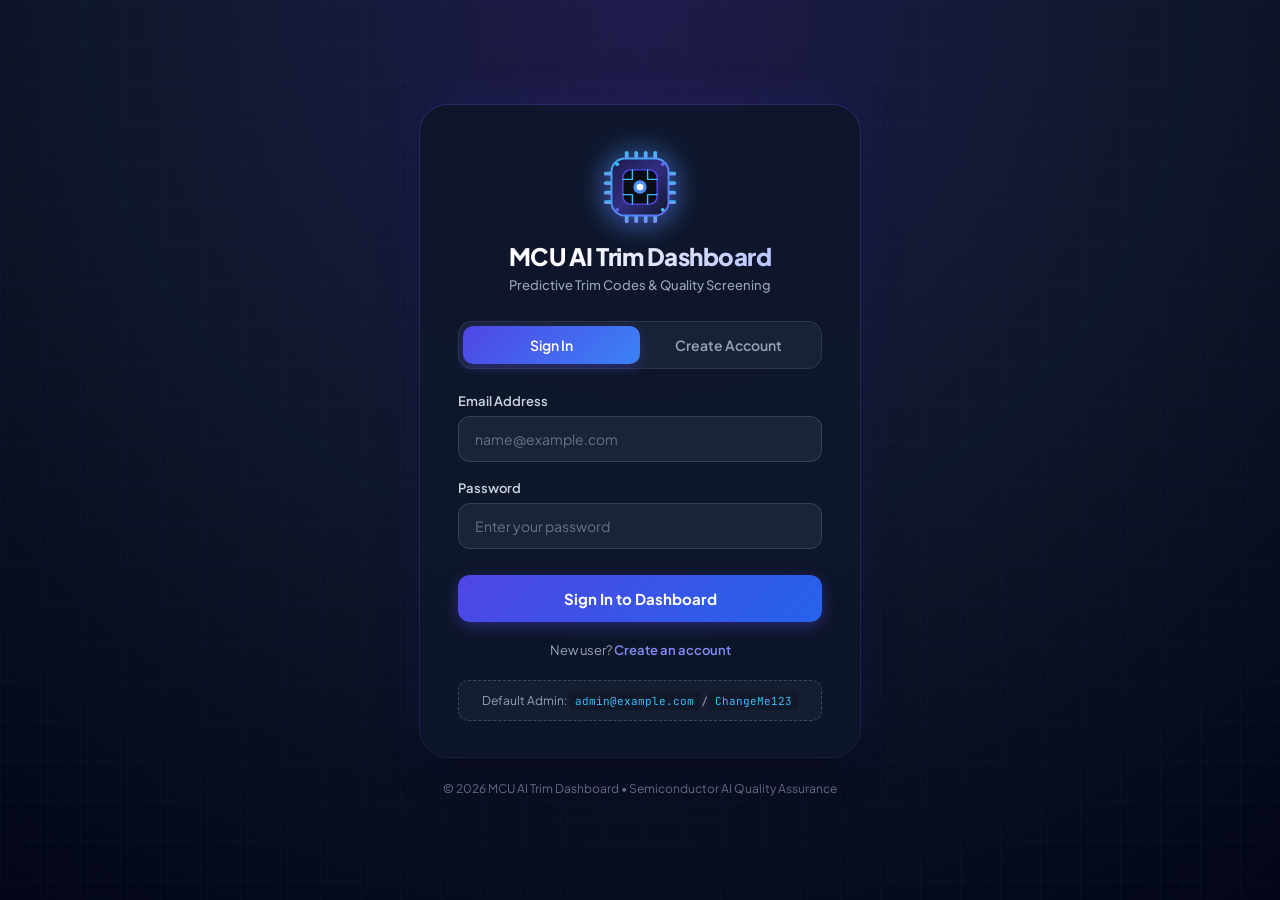
<file: frontend/index.html>
<!DOCTYPE html>
<html lang="en">
<head>
  <meta charset="UTF-8">
  <meta name="viewport" content="width=device-width,initial-scale=1">
  <title>MCU AI Trim &amp; Wafer Sort Console</title>
  <script>
    (function() {
      const userStr = localStorage.getItem('mcu_user');
      if (!userStr) {
        window.location.replace('auth.html');
      }
    })();
  </script>
  <link rel="preconnect" href="https://fonts.googleapis.com">
  <link rel="preconnect" href="https://fonts.gstatic.com" crossorigin>
  <link href="https://fonts.googleapis.com/css2?family=Plus+Jakarta+Sans:wght@400;500;600;700;800&family=JetBrains+Mono:wght@400;500;600;700&display=swap" rel="stylesheet">
  <link rel="stylesheet" href="css/style.css">
</head>
<body class="mcu-dark-theme">

<!-- Top Telemetry Status Ribbon -->
<aside class="telemetry-ribbon" aria-label="System status">
  <div class="ribbon-inner">
    <div class="telemetry-item">
      <span class="status-pulse-led"></span>
      <span class="t-label">ATE SYSTEM:</span>
      <span class="t-val highlight">ADVANTEST V93000 ONLINE</span>
    </div>
    <div class="telemetry-item">
      <span class="t-label">FAB NODE:</span>
      <span class="t-val">40nm eFlash MCU Process</span>
    </div>
    <div class="telemetry-item">
      <span class="t-label">STATION:</span>
      <span class="t-val">SORT-1 LASER FUSE TRIM</span>
    </div>
    <div class="telemetry-item">
      <span class="t-label">CALIBRATION:</span>
      <span class="t-val highlight-green">AI MODEL INFERENCE READY</span>
    </div>
  </div>
</aside>

<!-- App Header -->
<header class="app-header">
  <div class="header-container">
    <div class="brand">
      <div class="brand-logo-box">
        <!-- Semiconductor AI Chip SVG Logo -->
        <svg class="header-logo-svg" viewBox="0 0 80 80" fill="none" xmlns="http://www.w3.org/2000/svg">
          <defs>
            <linearGradient id="mcuBody" x1="10" y1="10" x2="70" y2="70" gradientUnits="userSpaceOnUse">
              <stop stop-color="#0f172a"/>
              <stop offset="0.5" stop-color="#1e1b4b"/>
              <stop offset="1" stop-color="#020617"/>
            </linearGradient>
            <linearGradient id="neonGlow" x1="0" y1="0" x2="80" y2="80" gradientUnits="userSpaceOnUse">
              <stop stop-color="#38bdf8"/>
              <stop offset="0.5" stop-color="#818cf8"/>
              <stop offset="1" stop-color="#06b6d4"/>
            </linearGradient>
            <linearGradient id="pinGold" x1="0" y1="0" x2="0" y2="1">
              <stop stop-color="#38bdf8"/>
              <stop offset="1" stop-color="#6366f1"/>
            </linearGradient>
          </defs>
          <!-- Pins -->
          <rect x="24" y="3" width="4" height="10" rx="2" fill="url(#pinGold)"/>
          <rect x="34" y="3" width="4" height="10" rx="2" fill="url(#pinGold)"/>
          <rect x="44" y="3" width="4" height="10" rx="2" fill="url(#pinGold)"/>
          <rect x="54" y="3" width="4" height="10" rx="2" fill="url(#pinGold)"/>
          <rect x="24" y="67" width="4" height="10" rx="2" fill="url(#pinGold)"/>
          <rect x="34" y="67" width="4" height="10" rx="2" fill="url(#pinGold)"/>
          <rect x="44" y="67" width="4" height="10" rx="2" fill="url(#pinGold)"/>
          <rect x="54" y="67" width="4" height="10" rx="2" fill="url(#pinGold)"/>
          <rect x="3" y="24" width="10" height="4" rx="2" fill="url(#pinGold)"/>
          <rect x="3" y="34" width="10" height="4" rx="2" fill="url(#pinGold)"/>
          <rect x="3" y="44" width="10" height="4" rx="2" fill="url(#pinGold)"/>
          <rect x="3" y="54" width="10" height="4" rx="2" fill="url(#pinGold)"/>
          <rect x="67" y="24" width="10" height="4" rx="2" fill="url(#pinGold)"/>
          <rect x="67" y="34" width="10" height="4" rx="2" fill="url(#pinGold)"/>
          <rect x="67" y="44" width="10" height="4" rx="2" fill="url(#pinGold)"/>
          <rect x="67" y="54" width="10" height="4" rx="2" fill="url(#pinGold)"/>
          <!-- Package -->
          <rect x="10" y="10" width="60" height="60" rx="14" fill="url(#mcuBody)" stroke="url(#neonGlow)" stroke-width="2"/>
          <rect x="22" y="22" width="36" height="36" rx="8" fill="#030712" stroke="#4f46e5" stroke-width="1.5"/>
          <path d="M22 32H32M48 32H58M22 48H32M48 48H58M32 22V32M48 22V32M32 48V58M48 48V58" stroke="#38bdf8" stroke-width="1.5" stroke-linecap="round"/>
          <circle cx="40" cy="40" r="7" fill="url(#neonGlow)"/>
          <circle cx="40" cy="40" r="3.5" fill="#ffffff"/>
        </svg>
      </div>
      <div class="brand-text">
        <div class="brand-topline">
          <span class="console-tag">ATE CONSOLE v3.4</span>
          <span class="foundry-tag">SILICON TRIM ENGINE</span>
        </div>
        <h1 class="brand-title">MCU AI Trim &amp; Wafer Sort Console</h1>
      </div>
    </div>

    <div class="user-control-area">
      <div class="user-pill">
        <span class="user-avatar-circle" id="user-avatar-initial">U</span>
        <div class="user-text-info">
          <span class="user-email-text" id="user-display-email">Operator</span>
          <span class="role-badge role-user" id="user-display-role">USER</span>
        </div>
      </div>
      <a href="#" id="admin-link" class="btn-admin-action" style="display:none;" target="_blank">Admin Control</a>
      <button type="button" id="btn-logout" class="btn-logout-main" title="Sign out of station">
        <svg viewBox="0 0 24 24" width="16" height="16" fill="currentColor">
          <path d="M17 7l-1.41 1.41L18.17 11H8v2h10.17l-2.58 2.58L17 17l5-5zM4 5h8V3H4c-1.1 0-2 .9-2 2v14c0 1.1.9 2 2 2h8v-2H4V5z"/>
        </svg>
        <span>Logout</span>
      </button>
    </div>
  </div>
</header>

<main class="console-layout">

  <!-- Telemetry KPI Dashboard Cards -->
  <section class="kpi-grid">
    <div class="kpi-card">
      <div class="kpi-icon-wrap cyan">
        <svg viewBox="0 0 24 24" width="20" height="20" fill="currentColor"><path d="M4 6H2v14c0 1.1.9 2 2 2h14v-2H4V6zm16-4H8c-1.1 0-2 .9-2 2v12c0 1.1.9 2 2 2h12c1.1 0 2-.9 2-2V4c0-1.1-.9-2-2-2zm0 14H8V4h12v12z"/></svg>
      </div>
      <div>
        <div class="kpi-label">Wafer Database Dies</div>
        <div class="kpi-value" id="rows">--</div>
        <div class="kpi-sub">Total measured units in fab</div>
      </div>
    </div>
    
    <div class="kpi-card">
      <div class="kpi-icon-wrap green">
        <svg viewBox="0 0 24 24" width="20" height="20" fill="currentColor"><path d="M9 16.17L4.83 12l-1.42 1.41L9 19 21 7l-1.41-1.41z"/></svg>
      </div>
      <div>
        <div class="kpi-label">Final Test Pass Rate</div>
        <div class="kpi-value highlight-green" id="pass-rate">--</div>
        <div class="kpi-sub">Baseline factory yield</div>
      </div>
    </div>

    <div class="kpi-card">
      <div class="kpi-icon-wrap indigo">
        <svg viewBox="0 0 24 24" width="20" height="20" fill="currentColor"><path d="M12 2C6.48 2 2 6.48 2 12s4.48 10 10 10 10-4.48 10-10S17.52 2 12 2zm1 15h-2v-6h2v6zm0-8h-2V7h2v2z"/></svg>
      </div>
      <div>
        <div class="kpi-label">Bandgap Trim Accuracy</div>
        <div class="kpi-value highlight-cyan" id="bg-acc">--</div>
        <div class="kpi-sub">Within &plusmn;1 Fuse code accuracy</div>
      </div>
    </div>

    <div class="kpi-card">
      <div class="kpi-icon-wrap amber">
        <svg viewBox="0 0 24 24" width="20" height="20" fill="currentColor"><path d="M12 1L3 5v6c0 5.55 3.84 10.74 9 12 5.16-1.26 9-6.45 9-12V5l-9-4zm-2 16l-4-4 1.41-1.41L10 14.17l6.59-6.59L18 9l-8 8z"/></svg>
      </div>
      <div>
        <div class="kpi-label">Pass Quality Recall</div>
        <div class="kpi-value highlight-amber" id="recall">--</div>
        <div class="kpi-sub">Screening sensitivity rate</div>
      </div>
    </div>
  </section>

  <!-- Interactive Trim Engine & Wafer Map Section -->
  <div class="trim-workspace-grid">
    
    <!-- Left: Single Die Trim Parameter Form -->
    <section class="console-panel trim-input-panel">
      <div class="panel-header">
        <div class="panel-title-group">
          <svg class="panel-icon" viewBox="0 0 24 24" width="20" height="20" fill="currentColor"><path d="M3 17v2h6v-2H3zM3 5v2h10V5H3zm10 16v-2h8v-2h-8v-2h-2v6h2zM7 9v2H3v2h4v2h2V9H7zm14 4v-2H11v2h10zm-6-4h2V7h4V5h-4V3h-2v6z"/></svg>
          <h2>Die Parametric Prober</h2>
        </div>
        
        <!-- Preset Scenario Buttons -->
        <div class="preset-pill-group">
          <span class="preset-label">FAB SCENARIO:</span>
          <button type="button" class="preset-btn active" onclick="loadScenario('nominal')">Center Nominal</button>
          <button type="button" class="preset-btn" onclick="loadScenario('slow')">Slow Corner</button>
          <button type="button" class="preset-btn" onclick="loadScenario('fast')">Fast Corner</button>
          <button type="button" class="preset-btn" onclick="loadScenario('edge')">Wafer Edge</button>
        </div>
      </div>

      <form id="predict-form" class="instrument-form">
        
        <!-- Group 1: Silicon Wafer Position -->
        <fieldset class="param-fieldset">
          <legend>
            <span class="legend-badge">01</span>
            <span>Wafer Coordinates &amp; Radial Position</span>
          </legend>
          <div class="fields-row">
            <label class="field-item">
              <span class="f-name">Die X Grid</span>
              <input type="number" id="inp-die-x" name="die_x" value="9" required>
            </label>
            <label class="field-item">
              <span class="f-name">Die Y Grid</span>
              <input type="number" id="inp-die-y" name="die_y" value="1" required>
            </label>
            <label class="field-item">
              <span class="f-name">X Pos (mm)</span>
              <input type="number" step="any" id="inp-x-mm" name="x_mm" value="-24" required>
            </label>
            <label class="field-item">
              <span class="f-name">Y Pos (mm)</span>
              <input type="number" step="any" id="inp-y-mm" name="y_mm" value="-88" required>
            </label>
            <label class="field-item">
              <span class="f-name">Radius (mm)</span>
              <input type="number" step="any" id="inp-radius" name="radius_mm" value="91.21" required>
            </label>
          </div>
        </fieldset>

        <!-- Group 2: Process Control Monitor (PCM) -->
        <fieldset class="param-fieldset">
          <legend>
            <span class="legend-badge">02</span>
            <span>Process Control Monitor (PCM Electricals)</span>
          </legend>
          <div class="fields-row">
            <label class="field-item">
              <span class="f-name">NMOS Vth (mV)</span>
              <input type="number" step="any" id="inp-pcm-vth-n" name="pcm_vth_n_mV" value="452.04" required>
            </label>
            <label class="field-item">
              <span class="f-name">PMOS Vth (mV)</span>
              <input type="number" step="any" id="inp-pcm-vth-p" name="pcm_vth_p_mV" value="-477.49" required>
            </label>
            <label class="field-item">
              <span class="f-name">Sheet Resistance (&Omega;/sq)</span>
              <input type="number" step="any" id="inp-pcm-rs" name="pcm_rs_ohm_sq" value="284.88" required>
            </label>
            <label class="field-item">
              <span class="f-name">Oxide Thickness (&Aring;)</span>
              <input type="number" step="any" id="inp-pcm-tox" name="pcm_tox_A" value="20.435" required>
            </label>
            <label class="field-item">
              <span class="f-name">Relative Mobility</span>
              <input type="number" step="any" id="inp-pcm-mobility" name="pcm_mobility_rel" value="1.0356" required>
            </label>
          </div>
        </fieldset>

        <!-- Group 3: Untrimmed Analog Measurements (Primary Target Drivers) -->
        <fieldset class="param-fieldset highlight-border">
          <legend>
            <span class="legend-badge cyan">03</span>
            <span>Untrimmed Analog Sensors (Key Drivers)</span>
          </legend>
          <div class="fields-row">
            <label class="field-item key-driver">
              <span class="f-name">Bandgap Untrimmed (V)</span>
              <input type="number" step="any" id="inp-bg-untrim" name="bg_untrim_V" value="1.19017" required>
              <span class="f-target">Nominal Target: 1.200 V</span>
            </label>
            <label class="field-item key-driver">
              <span class="f-name">HSI Untrimmed (MHz)</span>
              <input type="number" step="any" id="inp-hsi-untrim" name="hsi_untrim_MHz" value="16.98648" required>
              <span class="f-target">Nominal Target: 16.00 MHz</span>
            </label>
            <label class="field-item key-driver">
              <span class="f-name">LDO Untrimmed (V)</span>
              <input type="number" step="any" id="inp-ldo-untrim" name="ldo_untrim_V" value="1.09439" required>
              <span class="f-target">Nominal Target: 1.100 V</span>
            </label>
            <label class="field-item">
              <span class="f-name">Temp Sensor @30&deg;C (Counts)</span>
              <input type="number" id="inp-ts-cal" name="ts_cal1_30C_counts" value="1055" required>
            </label>
            <label class="field-item">
              <span class="f-name">SRAM Fail Bits</span>
              <input type="number" id="inp-sram-fail" name="sram_fail_bits" value="0" required>
            </label>
          </div>
        </fieldset>

        <!-- Group 4: Device Configuration & Temp Grade -->
        <fieldset class="param-fieldset">
          <legend>
            <span class="legend-badge">04</span>
            <span>Derivative &amp; Packaging Specs</span>
          </legend>
          <div class="fields-row">
            <label class="field-item">
              <span class="f-name">Derivative</span>
              <select id="inp-derivative" name="derivative">
                <option value="MCU-A">MCU-A (Standard Cortex-M4)</option>
                <option value="MCU-B">MCU-B (Enhanced Crypto)</option>
                <option value="MCU-C">MCU-C (Low-Power IoT)</option>
              </select>
            </label>
            <label class="field-item">
              <span class="f-name">Package Type</span>
              <select id="inp-package" name="package">
                <option value="QFN48">QFN48 (Quad Flat No-Lead)</option>
                <option value="QFN32">QFN32 (Compact Leadless)</option>
                <option value="LQFP100">LQFP100 (100-pin Low Profile)</option>
              </select>
            </label>
            <label class="field-item">
              <span class="f-name">Temperature Grade</span>
              <select id="inp-temp-grade" name="temp_grade">
                <option value="industrial">Industrial (-40&deg;C to +85&deg;C)</option>
                <option value="automotive">Automotive AEC-Q100 Grade 1</option>
              </select>
            </label>
          </div>
        </fieldset>

        <div class="form-action-bar">
          <button type="submit" id="btn-run-trim" class="btn-laser-trim">
            <span class="btn-laser-beam"></span>
            <svg viewBox="0 0 24 24" width="18" height="18" fill="currentColor"><path d="M13 2.05v2.02c3.95.49 7 3.85 7 7.93 0 1.45-.39 2.81-1.07 3.98l1.74 1.01A9.955 9.955 0 0022 12c0-5.18-3.95-9.45-9-9.95zM12 19c-3.87 0-7-3.13-7-7 0-3.53 2.61-6.43 6-6.92V3.03c-4.06.5-7.18 3.91-7.18 7.97 0 4.08 3.05 7.44 7 7.93v2.02c5.05-.5 9-4.76 9-9.95h-2c0 3.87-3.13 7-7 7z"/><circle cx="12" cy="12" r="3"/></svg>
            <span>Execute AI Laser Trim Inference</span>
          </button>
        </div>
      </form>
    </section>

    <!-- Right: Real-time Wafer Map & Dynamic Fuse Register Readout -->
    <section class="console-panel trim-output-panel">
      <div class="panel-header">
        <div class="panel-title-group">
          <svg class="panel-icon cyan" viewBox="0 0 24 24" width="20" height="20" fill="currentColor"><circle cx="12" cy="12" r="10"/></svg>
          <h2>Silicon Wafer Map &amp; Fuse Burn Status</h2>
        </div>
        <span class="wafer-specs-badge">300mm / 12-INCH WAFER</span>
      </div>

      <!-- Interactive SVG Wafer Map -->
      <div class="wafer-map-container">
        <div class="wafer-canvas-wrapper">
          <svg id="wafer-svg" viewBox="0 0 340 340" width="100%" height="280">
            <!-- Wafer Boundary -->
            <circle cx="170" cy="170" r="150" class="wafer-body"/>
            <!-- Wafer Flat / Notch at bottom -->
            <path d="M162 319.8 A 150 150 0 0 0 178 319.8 L 170 312 Z" class="wafer-notch"/>
            <!-- Concentric Radial Zones -->
            <circle cx="170" cy="170" r="50" class="wafer-zone-ring"/>
            <circle cx="170" cy="170" r="100" class="wafer-zone-ring"/>
            <circle cx="170" cy="170" r="140" class="wafer-zone-ring-outer"/>
            <!-- Center Crosshairs -->
            <line x1="170" y1="20" x2="170" y2="320" class="wafer-axis"/>
            <line x1="20" y1="170" x2="320" y2="170" class="wafer-axis"/>
            
            <!-- Die Grid Background Simulation -->
            <g id="wafer-die-grid" class="die-grid-group"></g>

            <!-- Target Die Reticle -->
            <g id="target-reticle" transform="translate(146, 82)">
              <rect x="-10" y="-10" width="20" height="20" class="reticle-box"/>
              <line x1="-16" y1="0" x2="16" y2="0" class="reticle-line"/>
              <line x1="0" y1="-16" x2="0" y2="16" class="reticle-line"/>
              <circle cx="0" cy="0" r="4" class="reticle-center"/>
            </g>
          </svg>
        </div>
        <div class="wafer-telemetry-legend">
          <div class="legend-row">
            <span class="legend-dot cyan"></span>
            <span>Target Die Coordinates: <code id="disp-die-coords">X: 9, Y: 1</code></span>
          </div>
          <div class="legend-row">
            <span class="legend-dot amber"></span>
            <span>Radial Distance: <code id="disp-radius-val">91.21 mm (Zone 2: Mid)</code></span>
          </div>
        </div>
      </div>

      <!-- Fuse Registers & Final Pass Result Display -->
      <div id="prediction-result" class="trim-results-display">
        <div class="result-placeholder">
          <svg viewBox="0 0 24 24" width="32" height="32" fill="currentColor"><path d="M19 3H5c-1.1 0-2 .9-2 2v14c0 1.1.9 2 2 2h14c1.1 0 2-.9 2-2V5c0-1.1-.9-2-2-2zm-5 14H7v-2h7v2zm3-4H7v-2h10v2zm0-4H7V7h10v2z"/></svg>
          <p>Ready for inference. Click <strong>Execute AI Laser Trim</strong> to compute optimal fuse codes.</p>
        </div>
      </div>
    </section>
  </div>

  <!-- Model Performance Telemetry Panel -->
  <section class="console-panel">
    <div class="panel-header">
      <div class="panel-title-group">
        <svg class="panel-icon" viewBox="0 0 24 24" width="20" height="20" fill="currentColor"><path d="M19 3H5c-1.1 0-2 .9-2 2v14c0 1.1.9 2 2 2h14c1.1 0 2-.9 2-2V5c0-1.1-.9-2-2-2zM9 17H7v-7h2v7zm4 0h-2V7h2v10zm4 0h-2v-4h2v4z"/></svg>
        <h2>Trained AI Model Metrology</h2>
      </div>
      <span class="badge-status">VALIDATED ON HISTORICAL SORT-1 RUNS</span>
    </div>
    <div id="metrics" class="metrics-grid"></div>
  </section>

  <!-- Bulk Wafer CSV Screening Station -->
  <section class="console-panel">
    <div class="panel-header">
      <div class="panel-title-group">
        <svg class="panel-icon" viewBox="0 0 24 24" width="20" height="20" fill="currentColor"><path d="M19.35 10.04C18.67 6.59 15.64 4 12 4 9.11 4 6.6 5.64 5.35 8.04 2.34 8.36 0 10.91 0 14c0 3.31 2.69 6 6 6h13c2.76 0 5-2.24 5-5 0-2.64-2.05-4.78-4.65-4.96zM14 13v4h-4v-4H7l5-5 5 5h-3z"/></svg>
        <h2>Bulk Wafer Lot Screening (Batch ATE Process)</h2>
      </div>
      <span class="badge-status">CSV INGESTION ENGINE</span>
    </div>

    <div class="bulk-upload-zone">
      <div class="upload-drop-card" id="drop-zone">
        <input type="file" id="csv-file" accept=".csv" class="file-input-hidden">
        <svg class="upload-icon" viewBox="0 0 24 24" width="40" height="40" fill="currentColor"><path d="M9 16h6v-6h4l-7-7-7 7h4zm-4 2h14v2H5z"/></svg>
        <div class="upload-text-primary">Drag &amp; drop wafer lot CSV or <span class="file-browse-btn" onclick="document.getElementById('csv-file').click()">browse file</span></div>
        <div class="upload-text-secondary" id="selected-filename">Accepts raw prober test CSV with electrical parameters</div>
        <button type="button" id="upload-btn" class="btn-bulk-execute">
          <span>Run Batch Trim &amp; Quality Screening</span>
        </button>
      </div>
    </div>

    <div id="upload-status" class="upload-status-bar"></div>
    <div id="upload-preview" class="table-container"></div>
  </section>

</main>

<footer class="app-footer">
  <div class="footer-inner">
    <div>&copy; 2026 MCU AI Predictive Trim Console &bull; Semiconductor Foundry Quality Screening</div>
    <div class="footer-links">
      <span>Calibrated for 40nm MCU Architecture</span>
      <span>&bull;</span>
      <span>Station ID: FAB-ATE-09</span>
    </div>
  </div>
</footer>

<script src="config.js?v=2.3"></script>
<script src="js/app.js?v=2.3"></script>
</body>
</html>
</file>
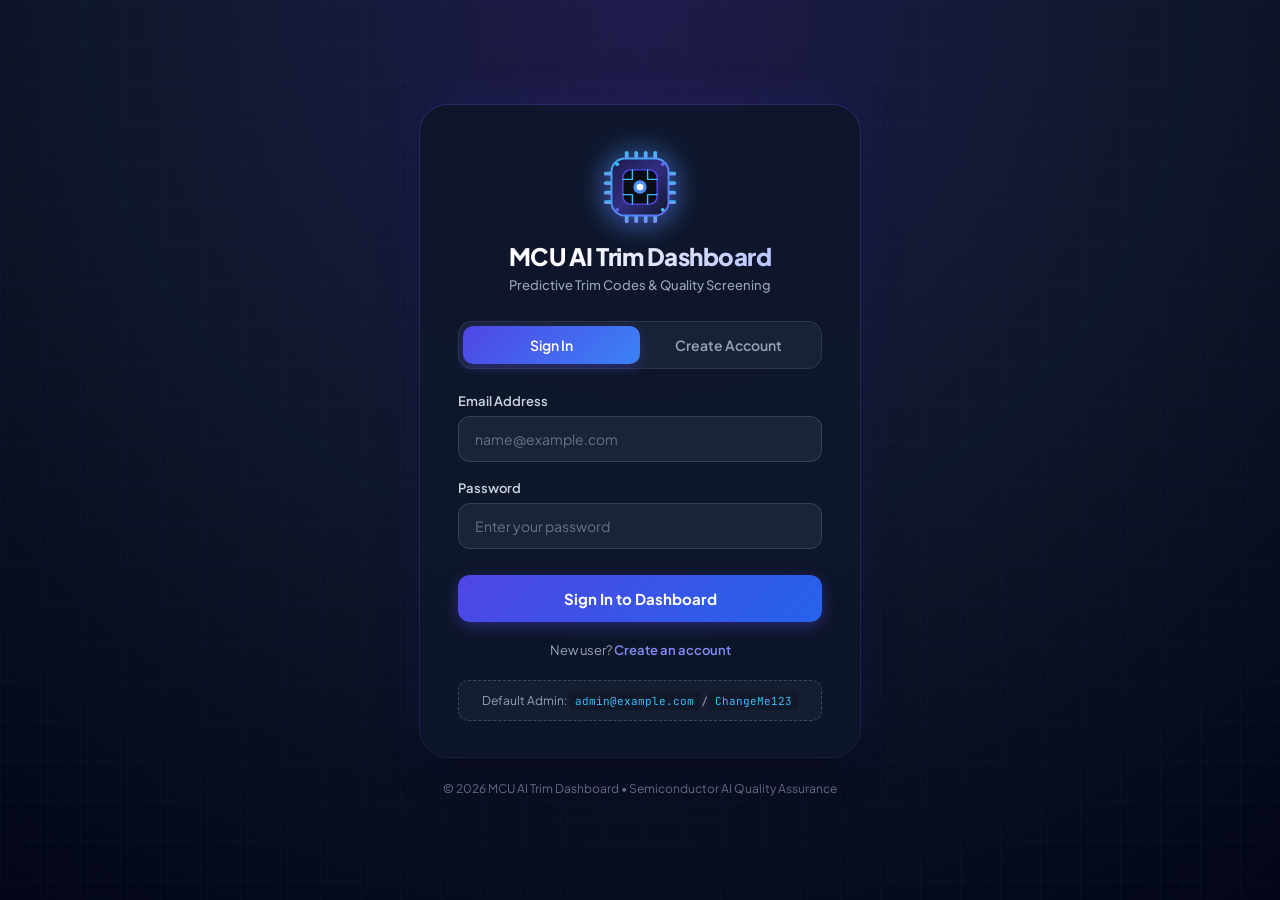
<file: frontend/auth.html>
<!DOCTYPE html>
<html lang="en">
<head>
  <meta charset="UTF-8">
  <meta name="viewport" content="width=device-width,initial-scale=1">
  <title>Sign In - MCU AI Trim Dashboard</title>
  <link rel="preconnect" href="https://fonts.googleapis.com">
  <link rel="preconnect" href="https://fonts.gstatic.com" crossorigin>
  <link href="https://fonts.googleapis.com/css2?family=Plus+Jakarta+Sans:wght@400;500;600;700;800&family=JetBrains+Mono:wght@400;500&display=swap" rel="stylesheet">
  <style>
    * { margin: 0; padding: 0; box-sizing: border-box; }
    body {
      font-family: 'Plus Jakarta Sans', -apple-system, BlinkMacSystemFont, 'Segoe UI', Roboto, sans-serif;
      background: radial-gradient(circle at 50% 0%, #1e1b4b 0%, #0f172a 50%, #020617 100%);
      min-height: 100vh;
      display: flex;
      flex-direction: column;
      align-items: center;
      justify-content: center;
      padding: 24px 16px;
      color: #e2e8f0;
      position: relative;
      overflow-x: hidden;
    }
    body::before {
      content: '';
      position: absolute;
      inset: 0;
      background-image: 
        linear-gradient(rgba(99, 102, 241, 0.04) 1px, transparent 1px),
        linear-gradient(90deg, rgba(99, 102, 241, 0.04) 1px, transparent 1px);
      background-size: 40px 40px;
      pointer-events: none;
    }
    .auth-container {
      width: 100%;
      max-width: 440px;
      position: relative;
      z-index: 10;
    }
    .auth-card {
      background: rgba(15, 23, 42, 0.85);
      backdrop-filter: blur(20px);
      -webkit-backdrop-filter: blur(20px);
      border-radius: 28px;
      padding: 44px 38px 36px;
      box-shadow: 
        0 0 0 1px rgba(99, 102, 241, 0.2),
        0 20px 40px -15px rgba(0, 0, 0, 0.7),
        0 0 50px -10px rgba(79, 70, 229, 0.25);
    }
    .brand-section {
      text-align: center;
      margin-bottom: 28px;
    }
    .logo-wrapper {
      display: inline-flex;
      align-items: center;
      justify-content: center;
      width: 76px;
      height: 76px;
      margin-bottom: 16px;
      position: relative;
      animation: floatLogo 4s ease-in-out infinite;
    }
    @keyframes floatLogo {
      0%, 100% { transform: translateY(0); }
      50% { transform: translateY(-4px); }
    }
    .logo-glow {
      position: absolute;
      inset: -6px;
      background: radial-gradient(circle, rgba(99, 102, 241, 0.5) 0%, rgba(56, 189, 248, 0.2) 60%, transparent 80%);
      border-radius: 22px;
      filter: blur(12px);
      z-index: -1;
    }
    .logo-svg {
      width: 100%;
      height: 100%;
      filter: drop-shadow(0 4px 12px rgba(99, 102, 241, 0.4));
    }
    .app-title {
      font-size: 24px;
      font-weight: 800;
      letter-spacing: -0.5px;
      background: linear-gradient(135deg, #ffffff 30%, #a5b4fc 100%);
      -webkit-background-clip: text;
      -webkit-text-fill-color: transparent;
    }
    .app-subtitle {
      font-size: 13px;
      color: #94a3b8;
      margin-top: 6px;
      font-weight: 500;
    }
    .tab-nav {
      display: flex;
      background: rgba(30, 41, 59, 0.7);
      border: 1px solid rgba(51, 65, 85, 0.7);
      border-radius: 14px;
      padding: 4px;
      margin-bottom: 24px;
    }
    .tab-btn {
      flex: 1;
      padding: 10px 0;
      border: none;
      background: transparent;
      font-family: inherit;
      font-size: 14px;
      font-weight: 600;
      color: #94a3b8;
      border-radius: 10px;
      cursor: pointer;
      transition: all 0.25s cubic-bezier(0.4, 0, 0.2, 1);
    }
    .tab-btn.active {
      background: linear-gradient(135deg, #4f46e5, #3b82f6);
      color: #ffffff;
      box-shadow: 0 4px 12px rgba(79, 70, 229, 0.35);
    }
    .tab-btn:hover:not(.active) {
      color: #ffffff;
    }
    .form-panel {
      display: none;
    }
    .form-panel.active {
      display: block;
      animation: tabFadeIn 0.25s ease-out;
    }
    @keyframes tabFadeIn {
      from { opacity: 0; transform: translateY(6px); }
      to { opacity: 1; transform: translateY(0); }
    }
    .form-group {
      margin-bottom: 18px;
    }
    .form-group label {
      display: block;
      font-size: 13px;
      font-weight: 600;
      color: #cbd5e1;
      margin-bottom: 7px;
    }
    .form-group input {
      width: 100%;
      padding: 13px 16px;
      background: rgba(30, 41, 59, 0.8);
      border: 1px solid rgba(71, 85, 105, 0.6);
      border-radius: 12px;
      color: #f8fafc;
      font-family: inherit;
      font-size: 14px;
      outline: none;
      transition: all 0.2s ease;
    }
    .form-group input:focus {
      border-color: #6366f1;
      background: rgba(30, 41, 59, 1);
      box-shadow: 0 0 0 3px rgba(99, 102, 241, 0.25);
    }
    .form-group input::placeholder {
      color: #64748b;
    }
    .btn-submit {
      width: 100%;
      padding: 14px;
      background: linear-gradient(135deg, #4f46e5 0%, #2563eb 100%);
      color: #ffffff;
      border: none;
      border-radius: 12px;
      font-family: inherit;
      font-size: 15px;
      font-weight: 700;
      cursor: pointer;
      box-shadow: 0 4px 16px rgba(79, 70, 229, 0.4);
      transition: all 0.2s ease;
      margin-top: 8px;
    }
    .btn-submit:hover {
      background: linear-gradient(135deg, #4338ca 0%, #1d4ed8 100%);
      box-shadow: 0 6px 20px rgba(79, 70, 229, 0.55);
      transform: translateY(-1px);
    }
    .alert-banner {
      background: rgba(239, 68, 68, 0.15);
      border: 1px solid rgba(239, 68, 68, 0.4);
      color: #fca5a5;
      padding: 12px 16px;
      border-radius: 12px;
      font-size: 13px;
      margin-bottom: 20px;
      display: none;
      align-items: center;
      gap: 10px;
    }
    .alert-banner svg {
      width: 18px;
      height: 18px;
      fill: #f87171;
      flex-shrink: 0;
    }
    .switch-prompt {
      text-align: center;
      margin-top: 20px;
      font-size: 13px;
      color: #94a3b8;
    }
    .switch-prompt a {
      color: #818cf8;
      font-weight: 600;
      text-decoration: none;
      cursor: pointer;
    }
    .switch-prompt a:hover {
      text-decoration: underline;
      color: #a5b4fc;
    }
    .admin-note {
      margin-top: 22px;
      padding: 12px 14px;
      background: rgba(30, 41, 59, 0.5);
      border: 1px dashed rgba(71, 85, 105, 0.8);
      border-radius: 10px;
      font-size: 12px;
      color: #94a3b8;
      text-align: center;
    }
    .admin-note code {
      background: rgba(15, 23, 42, 0.8);
      color: #38bdf8;
      padding: 2px 6px;
      border-radius: 4px;
      font-family: 'JetBrains Mono', monospace;
      font-size: 11px;
    }
    .auth-footer {
      text-align: center;
      margin-top: 24px;
      font-size: 12px;
      color: #64748b;
    }
  </style>
</head>
<body>
  <div class="auth-container">
    <div class="auth-card">
      <div class="brand-section">
        <div class="logo-wrapper">
          <div class="logo-glow"></div>
          <!-- Glowing Semiconductor MCU Chip Logo -->
          <svg class="logo-svg" viewBox="0 0 80 80" fill="none" xmlns="http://www.w3.org/2000/svg">
            <defs>
              <linearGradient id="chipBody" x1="10" y1="10" x2="70" y2="70" gradientUnits="userSpaceOnUse">
                <stop stop-color="#1e1b4b"/>
                <stop offset="0.5" stop-color="#312e81"/>
                <stop offset="1" stop-color="#0f172a"/>
              </linearGradient>
              <linearGradient id="neonCyan" x1="0" y1="0" x2="80" y2="80" gradientUnits="userSpaceOnUse">
                <stop stop-color="#38bdf8"/>
                <stop offset="1" stop-color="#6366f1"/>
              </linearGradient>
              <linearGradient id="goldPin" x1="0" y1="0" x2="0" y2="1">
                <stop stop-color="#38bdf8"/>
                <stop offset="1" stop-color="#818cf8"/>
              </linearGradient>
            </defs>
            <rect x="24" y="2" width="4" height="12" rx="2" fill="url(#goldPin)"/>
            <rect x="34" y="2" width="4" height="12" rx="2" fill="url(#goldPin)"/>
            <rect x="44" y="2" width="4" height="12" rx="2" fill="url(#goldPin)"/>
            <rect x="54" y="2" width="4" height="12" rx="2" fill="url(#goldPin)"/>
            <rect x="24" y="66" width="4" height="12" rx="2" fill="url(#goldPin)"/>
            <rect x="34" y="66" width="4" height="12" rx="2" fill="url(#goldPin)"/>
            <rect x="44" y="66" width="4" height="12" rx="2" fill="url(#goldPin)"/>
            <rect x="54" y="66" width="4" height="12" rx="2" fill="url(#goldPin)"/>
            <rect x="2" y="24" width="12" height="4" rx="2" fill="url(#goldPin)"/>
            <rect x="2" y="34" width="12" height="4" rx="2" fill="url(#goldPin)"/>
            <rect x="2" y="44" width="12" height="4" rx="2" fill="url(#goldPin)"/>
            <rect x="2" y="54" width="12" height="4" rx="2" fill="url(#goldPin)"/>
            <rect x="66" y="24" width="12" height="4" rx="2" fill="url(#goldPin)"/>
            <rect x="66" y="34" width="12" height="4" rx="2" fill="url(#goldPin)"/>
            <rect x="66" y="44" width="12" height="4" rx="2" fill="url(#goldPin)"/>
            <rect x="66" y="54" width="12" height="4" rx="2" fill="url(#goldPin)"/>
            <rect x="10" y="10" width="60" height="60" rx="14" fill="url(#chipBody)" stroke="url(#neonCyan)" stroke-width="2"/>
            <rect x="22" y="22" width="36" height="36" rx="8" fill="#090d16" stroke="#4f46e5" stroke-width="1.5"/>
            <path d="M22 32H32M48 32H58M22 48H32M48 48H58M32 22V32M48 22V32M32 48V58M48 48V58" stroke="#38bdf8" stroke-width="1.5" stroke-linecap="round"/>
            <circle cx="40" cy="40" r="7" fill="url(#neonCyan)"/>
            <circle cx="40" cy="40" r="3.5" fill="#ffffff"/>
            <circle cx="16" cy="16" r="2" fill="#38bdf8"/>
            <circle cx="64" cy="16" r="2" fill="#6366f1"/>
            <circle cx="16" cy="64" r="2" fill="#6366f1"/>
            <circle cx="64" cy="64" r="2" fill="#38bdf8"/>
          </svg>
        </div>
        <h1 class="app-title">MCU AI Trim Dashboard</h1>
        <p class="app-subtitle">Predictive Trim Codes &amp; Quality Screening</p>
      </div>

      <div class="tab-nav">
        <button class="tab-btn active" id="tab-login" onclick="switchMode('login')">Sign In</button>
        <button class="tab-btn" id="tab-register" onclick="switchMode('register')">Create Account</button>
      </div>

      <div class="alert-banner" id="alert-banner">
        <svg viewBox="0 0 24 24"><path d="M12 2C6.48 2 2 6.48 2 12s4.48 10 10 10 10-4.48 10-10S17.52 2 12 2zm1 15h-2v-2h2v2zm0-4h-2V7h2v6z"/></svg>
        <span id="alert-text">Error message</span>
      </div>

      <!-- Sign In Form -->
      <div id="panel-login" class="form-panel active">
        <form id="form-login">
          <div class="form-group">
            <label for="login-email">Email Address</label>
            <input type="email" id="login-email" name="email" placeholder="name@example.com" required autocomplete="email">
          </div>
          <div class="form-group">
            <label for="login-password">Password</label>
            <input type="password" id="login-password" name="password" placeholder="Enter your password" required autocomplete="current-password">
          </div>
          <button type="submit" class="btn-submit" id="btn-login-submit">Sign In to Dashboard</button>
        </form>
        <div class="switch-prompt">
          New user? <a onclick="switchMode('register')">Create an account</a>
        </div>
        <div class="admin-note">
          Default Admin: <code>admin@example.com</code> / <code>ChangeMe123</code>
        </div>
      </div>

      <!-- Create Account Form -->
      <div id="panel-register" class="form-panel">
        <form id="form-register">
          <div class="form-group">
            <label for="reg-email">Email Address</label>
            <input type="email" id="reg-email" name="email" placeholder="name@example.com" required autocomplete="email">
          </div>
          <div class="form-group">
            <label for="reg-password">Password</label>
            <input type="password" id="reg-password" name="password" placeholder="At least 6 characters" minlength="6" required autocomplete="new-password">
          </div>
          <button type="submit" class="btn-submit" id="btn-register-submit">Create Account</button>
        </form>
        <div class="switch-prompt">
          Already registered? <a onclick="switchMode('login')">Sign in here</a>
        </div>
      </div>
    </div>

    <div class="auth-footer">
      &copy; 2026 MCU AI Trim Dashboard &bull; Semiconductor AI Quality Assurance
    </div>
  </div>

  <script src="config.js?v=2.3"></script>
  <script>
    const API_BASE = (window.location.hostname === 'localhost' || window.location.hostname === '127.0.0.1')
      ? 'http://127.0.0.1:5000'
      : (window.API_BASE || 'https://mcu-ai-trim-backend-tu38.onrender.com');

    // If already logged in, redirect to dashboard
    if (localStorage.getItem('mcu_user')) {
      window.location.href = 'index.html';
    }

    function switchMode(mode) {
      document.getElementById('tab-login').classList.toggle('active', mode === 'login');
      document.getElementById('tab-register').classList.toggle('active', mode === 'register');
      document.getElementById('panel-login').classList.toggle('active', mode === 'login');
      document.getElementById('panel-register').classList.toggle('active', mode === 'register');
      hideError();
    }

    function showError(msg) {
      const banner = document.getElementById('alert-banner');
      document.getElementById('alert-text').textContent = msg;
      banner.style.display = 'flex';
    }

    function hideError() {
      document.getElementById('alert-banner').style.display = 'none';
    }

    // Handle Login
    document.getElementById('form-login').addEventListener('submit', async (e) => {
      e.preventDefault();
      hideError();
      const btn = document.getElementById('btn-login-submit');
      btn.textContent = 'Connecting to server...';
      btn.disabled = true;

      const progressTimer = setTimeout(() => {
        btn.textContent = 'Waking up backend server (Render spin-up)...';
      }, 3000);

      const email = document.getElementById('login-email').value;
      const password = document.getElementById('login-password').value;

      const controller = new AbortController();
      const timeoutId = setTimeout(() => controller.abort(), 60000);

      try {
        const res = await fetch(`${API_BASE}/api/auth/login`, {
          method: 'POST',
          headers: { 'Content-Type': 'application/json' },
          body: JSON.stringify({ email, password }),
          signal: controller.signal
        });
        clearTimeout(timeoutId);
        clearTimeout(progressTimer);

        const data = await res.json();
        if (!data.success) {
          showError(data.error || 'Invalid credentials');
          btn.textContent = 'Sign In to Dashboard';
          btn.disabled = false;
          return;
        }
        localStorage.setItem('mcu_user', data.user.email);
        localStorage.setItem('mcu_role', data.user.role || 'user');
        localStorage.setItem('mcu_user_data', JSON.stringify(data.user));
        window.location.href = 'index.html';
      } catch (err) {
        clearTimeout(timeoutId);
        clearTimeout(progressTimer);
        const errMsg = err.name === 'AbortError' 
          ? 'Backend server request timed out after 60s. Please try again.' 
          : `Network Error: ${err.message || 'Cannot reach API'}. Please ensure backend is awake.`;
        showError(errMsg);
        btn.textContent = 'Sign In to Dashboard';
        btn.disabled = false;
      }
    });

    // Handle Register
    document.getElementById('form-register').addEventListener('submit', async (e) => {
      e.preventDefault();
      hideError();
      const btn = document.getElementById('btn-register-submit');
      btn.textContent = 'Connecting to server...';
      btn.disabled = true;

      const progressTimer = setTimeout(() => {
        btn.textContent = 'Waking up backend server (Render spin-up)...';
      }, 3000);

      const email = document.getElementById('reg-email').value;
      const password = document.getElementById('reg-password').value;

      const controller = new AbortController();
      const timeoutId = setTimeout(() => controller.abort(), 60000);

      try {
        const res = await fetch(`${API_BASE}/api/auth/register`, {
          method: 'POST',
          headers: { 'Content-Type': 'application/json' },
          body: JSON.stringify({ email, password }),
          signal: controller.signal
        });
        clearTimeout(timeoutId);
        clearTimeout(progressTimer);

        const data = await res.json();
        if (!data.success) {
          showError(data.error || 'Failed to create account');
          btn.textContent = 'Create Account';
          btn.disabled = false;
          return;
        }
        localStorage.setItem('mcu_user', data.user.email);
        localStorage.setItem('mcu_role', data.user.role || 'user');
        localStorage.setItem('mcu_user_data', JSON.stringify(data.user));
        window.location.href = 'index.html';
      } catch (err) {
        clearTimeout(timeoutId);
        clearTimeout(progressTimer);
        const errMsg = err.name === 'AbortError' 
          ? 'Backend server request timed out after 60s. Please try again.' 
          : `Network Error: ${err.message || 'Cannot reach API'}. Please ensure backend is awake.`;
        showError(errMsg);
        btn.textContent = 'Create Account';
        btn.disabled = false;
      }
    });
  </script>
</body>
</html>
</file>
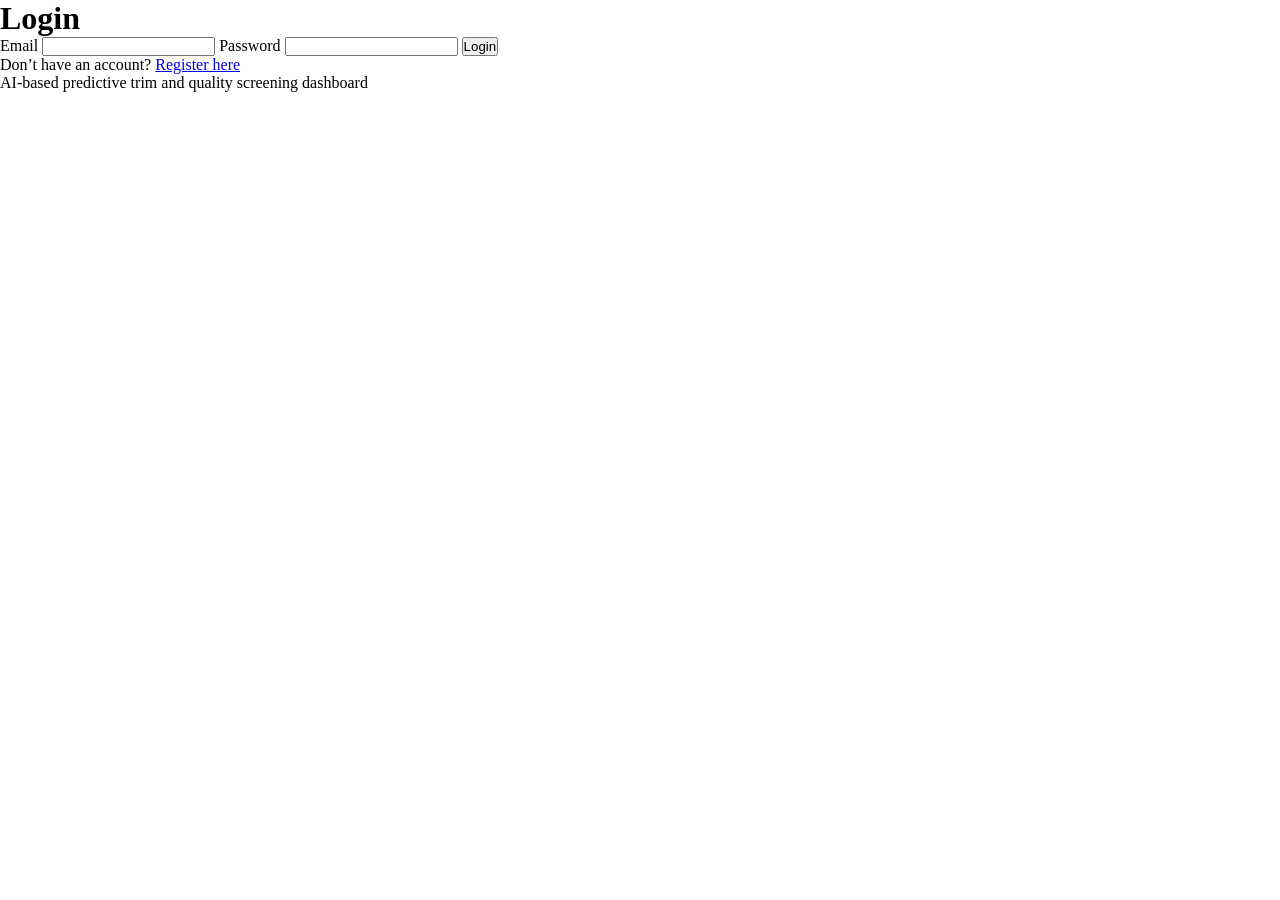
<file: templates/login.html>
<!DOCTYPE html>
<html lang="en">
<head>
  <meta charset="UTF-8">
  <meta name="viewport" content="width=device-width,initial-scale=1">
  <title>Login - MCU AI Trim Dashboard</title>
  <link rel="stylesheet" href="/static/css/style.css">
</head>
<body>
  <header>
    <h1>Login</h1>
  </header>
  <main>
    <form method="POST" action="/login" class="form-grid">
      <label>Email
        <input type="email" name="email" required>
      </label>
      <label>Password
        <input type="password" name="password" required>
      </label>
      <button type="submit">Login</button>
    </form>
    <p>Don’t have an account? <a href="/register">Register here</a></p>
  </main>
  <footer>AI-based predictive trim and quality screening dashboard</footer>
</body>
</html>
</file>
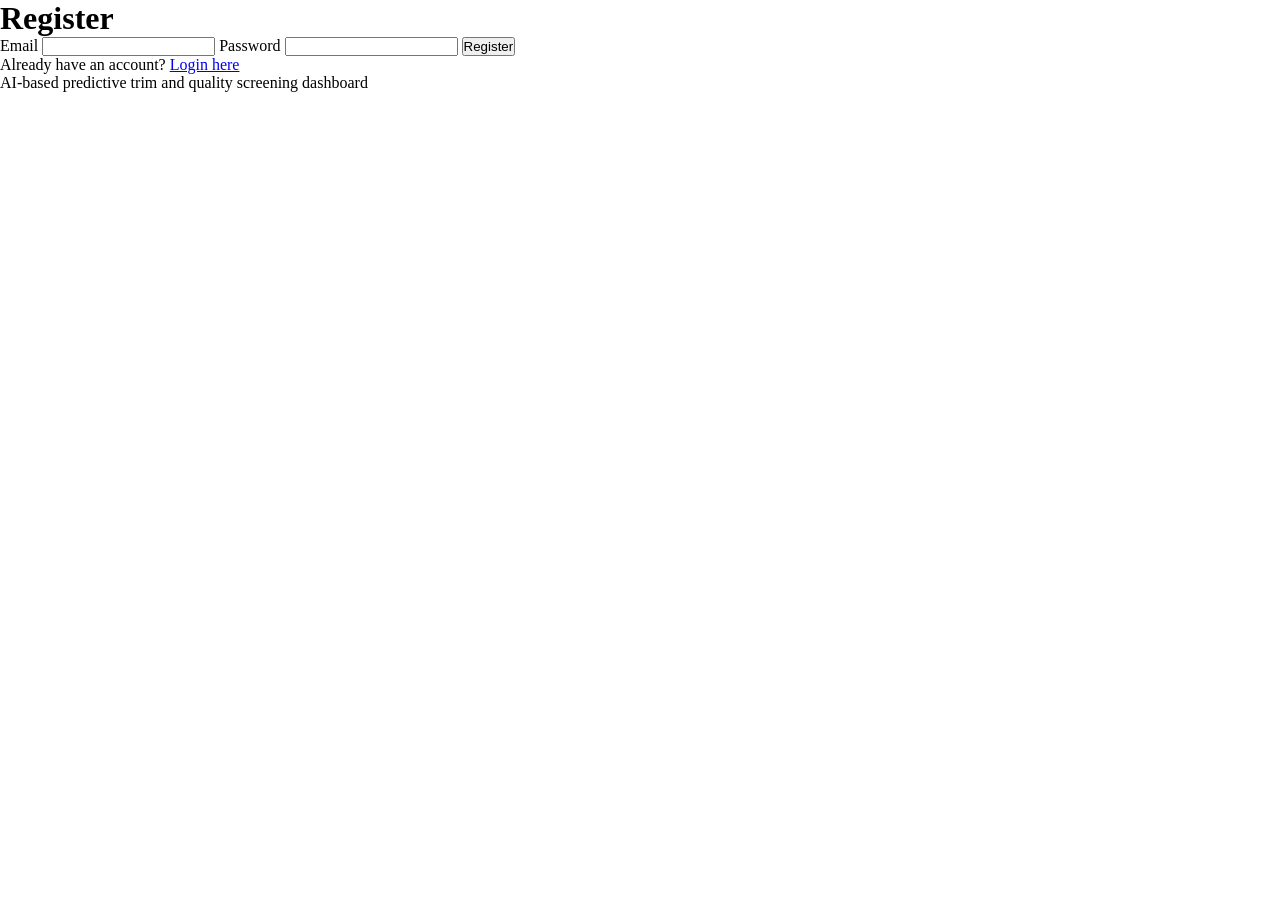
<file: templates/register.html>
<!DOCTYPE html>
<html lang="en">
<head>
  <meta charset="UTF-8">
  <meta name="viewport" content="width=device-width,initial-scale=1">
  <title>Register - MCU AI Trim Dashboard</title>
  <link rel="stylesheet" href="/static/css/style.css">
</head>
<body>
  <header>
    <h1>Register</h1>
  </header>
  <main>
    <form method="POST" action="/register" class="form-grid">
      <label>Email
        <input type="email" name="email" required>
      </label>
      <label>Password
        <input type="password" name="password" required>
      </label>
      <button type="submit">Register</button>
    </form>
    <p>Already have an account? <a href="/login">Login here</a></p>
  </main>
  <footer>AI-based predictive trim and quality screening dashboard</footer>
</body>
</html>
</file>
<file: frontend/css/style.css>
/* ==========================================================================
   MCU AI Wafer Trim & Sort Console - Semiconductor Engineering Theme
   ========================================================================== */

:root {
  --bg-space: #070a12;
  --bg-surface: #0e1526;
  --bg-card: #131c31;
  --bg-elevated: #1a2642;
  --bg-input: #0a0f1c;

  --border-subtle: #1e293b;
  --border-card: #223252;
  --border-glow: #38bdf8;

  --text-primary: #f8fafc;
  --text-secondary: #94a3b8;
  --text-dim: #64748b;

  --accent-cyan: #38bdf8;
  --accent-indigo: #6366f1;
  --accent-emerald: #10b981;
  --accent-amber: #f59e0b;
  --accent-red: #ef4444;

  --font-sans: 'Plus Jakarta Sans', -apple-system, BlinkMacSystemFont, 'Segoe UI', Roboto, sans-serif;
  --font-mono: 'JetBrains Mono', monospace;
}

* {
  box-sizing: border-box;
  margin: 0;
  padding: 0;
}

body.mcu-dark-theme {
  font-family: var(--font-sans);
  background-color: var(--bg-space);
  color: var(--text-primary);
  min-height: 100vh;
  position: relative;
  overflow-x: hidden;
  background-image: 
    radial-gradient(circle at 10% 0%, rgba(56, 189, 248, 0.08) 0%, transparent 40%),
    radial-gradient(circle at 90% 20%, rgba(99, 102, 241, 0.08) 0%, transparent 40%),
    linear-gradient(rgba(30, 41, 59, 0.3) 1px, transparent 1px),
    linear-gradient(90deg, rgba(30, 41, 59, 0.3) 1px, transparent 1px);
  background-size: 100% 100%, 100% 100%, 48px 48px, 48px 48px;
}

/* --------------------------------------------------------------------------
   Top Telemetry Status Ribbon
   -------------------------------------------------------------------------- */
.telemetry-ribbon {
  background: #020617;
  border-bottom: 1px solid #1e293b;
  padding: 6px 24px;
  font-family: var(--font-mono);
  font-size: 11px;
  color: var(--text-dim);
}

.ribbon-inner {
  max-width: 1300px;
  margin: 0 auto;
  display: flex;
  align-items: center;
  gap: 28px;
  flex-wrap: wrap;
}

.telemetry-item {
  display: flex;
  align-items: center;
  gap: 8px;
}

.status-pulse-led {
  width: 8px;
  height: 8px;
  border-radius: 50%;
  background: var(--accent-emerald);
  box-shadow: 0 0 10px var(--accent-emerald);
  animation: ledPulse 2s infinite ease-in-out;
}

@keyframes ledPulse {
  0%, 100% { opacity: 1; transform: scale(1); }
  50% { opacity: 0.4; transform: scale(0.85); }
}

.t-label {
  color: #64748b;
  font-weight: 500;
}

.t-val {
  color: var(--text-secondary);
  font-weight: 600;
}

.t-val.highlight {
  color: var(--accent-cyan);
}

.t-val.highlight-green {
  color: var(--accent-emerald);
}

/* --------------------------------------------------------------------------
   App Header & Industrial Navbar
   -------------------------------------------------------------------------- */
.app-header {
  background: rgba(14, 21, 38, 0.92);
  backdrop-filter: blur(16px);
  border-bottom: 1px solid var(--border-card);
  padding: 16px 28px;
  position: sticky;
  top: 0;
  z-index: 100;
  box-shadow: 0 4px 20px -2px rgba(0, 0, 0, 0.5);
}

.header-container {
  max-width: 1300px;
  margin: 0 auto;
  display: flex;
  justify-content: space-between;
  align-items: center;
  flex-wrap: wrap;
  gap: 16px;
}

.brand {
  display: flex;
  align-items: center;
  gap: 16px;
}

.brand-logo-box {
  width: 52px;
  height: 52px;
  border-radius: 14px;
  background: #090d16;
  border: 1px solid var(--accent-indigo);
  display: flex;
  align-items: center;
  justify-content: center;
  box-shadow: 0 0 20px rgba(99, 102, 241, 0.35);
  flex-shrink: 0;
}

.header-logo-svg {
  width: 42px;
  height: 42px;
}

.brand-topline {
  display: flex;
  gap: 8px;
  margin-bottom: 3px;
}

.console-tag, .foundry-tag {
  font-family: var(--font-mono);
  font-size: 10px;
  font-weight: 700;
  padding: 1px 7px;
  border-radius: 4px;
  letter-spacing: 0.5px;
}

.console-tag {
  background: rgba(56, 189, 248, 0.15);
  color: var(--accent-cyan);
  border: 1px solid rgba(56, 189, 248, 0.3);
}

.foundry-tag {
  background: rgba(99, 102, 241, 0.15);
  color: #a5b4fc;
  border: 1px solid rgba(99, 102, 241, 0.3);
}

.brand-title {
  font-size: 20px;
  font-weight: 800;
  letter-spacing: -0.3px;
  color: #ffffff;
}

.user-control-area {
  display: flex;
  align-items: center;
  gap: 14px;
  flex-wrap: wrap;
}

.user-pill {
  display: flex;
  align-items: center;
  gap: 10px;
  background: rgba(19, 28, 49, 0.9);
  border: 1px solid var(--border-card);
  padding: 5px 14px 5px 6px;
  border-radius: 9999px;
  box-shadow: 0 2px 8px rgba(0, 0, 0, 0.3);
}

.user-avatar-circle {
  width: 32px;
  height: 32px;
  border-radius: 50%;
  background: linear-gradient(135deg, var(--accent-indigo), #3b82f6);
  color: #ffffff;
  font-weight: 700;
  display: flex;
  align-items: center;
  justify-content: center;
  font-size: 14px;
  box-shadow: 0 2px 8px rgba(99, 102, 241, 0.4);
}

.user-text-info {
  display: flex;
  flex-direction: column;
}

.user-email-text {
  font-size: 12px;
  font-weight: 600;
  color: #f1f5f9;
  max-width: 170px;
  white-space: nowrap;
  overflow: hidden;
  text-overflow: ellipsis;
}

.role-badge {
  font-family: var(--font-mono);
  font-size: 9px;
  font-weight: 700;
  color: var(--accent-cyan);
  letter-spacing: 0.5px;
}

.role-badge.role-admin {
  color: var(--accent-amber);
}

.btn-admin-action {
  background: rgba(99, 102, 241, 0.2);
  color: #c7d2fe;
  padding: 8px 14px;
  border-radius: 8px;
  font-size: 12px;
  font-weight: 600;
  text-decoration: none;
  border: 1px solid rgba(99, 102, 241, 0.4);
  transition: all 0.2s;
}

.btn-admin-action:hover {
  background: rgba(99, 102, 241, 0.35);
  color: #ffffff;
}

.btn-logout-main {
  display: inline-flex;
  align-items: center;
  gap: 7px;
  background: linear-gradient(135deg, #ef4444 0%, #b91c1c 100%);
  color: #ffffff !important;
  padding: 8px 16px;
  border-radius: 8px;
  font-size: 13px;
  font-weight: 700;
  text-decoration: none;
  box-shadow: 0 4px 14px rgba(239, 68, 68, 0.35);
  border: 1px solid rgba(254, 202, 202, 0.2);
  transition: all 0.2s ease;
  cursor: pointer;
}

.btn-logout-main:hover {
  background: linear-gradient(135deg, #dc2626 0%, #991b1b 100%);
  box-shadow: 0 6px 20px rgba(239, 68, 68, 0.55);
  transform: translateY(-1px);
}

/* --------------------------------------------------------------------------
   Console Main Layout
   -------------------------------------------------------------------------- */
.console-layout {
  max-width: 1300px;
  margin: 0 auto;
  padding: 28px 24px 60px;
}

/* KPI Grid */
.kpi-grid {
  display: grid;
  grid-template-columns: repeat(auto-fit, minmax(240px, 1fr));
  gap: 16px;
  margin-bottom: 28px;
}

.kpi-card {
  background: var(--bg-card);
  border: 1px solid var(--border-card);
  border-radius: 16px;
  padding: 20px;
  display: flex;
  align-items: center;
  gap: 16px;
  box-shadow: 0 4px 16px rgba(0, 0, 0, 0.2);
  transition: border-color 0.2s;
}

.kpi-card:hover {
  border-color: rgba(56, 189, 248, 0.4);
}

.kpi-icon-wrap {
  width: 44px;
  height: 44px;
  border-radius: 12px;
  display: flex;
  align-items: center;
  justify-content: center;
  flex-shrink: 0;
}

.kpi-icon-wrap.cyan { background: rgba(56, 189, 248, 0.15); color: var(--accent-cyan); }
.kpi-icon-wrap.green { background: rgba(16, 185, 129, 0.15); color: var(--accent-emerald); }
.kpi-icon-wrap.indigo { background: rgba(99, 102, 241, 0.15); color: var(--accent-indigo); }
.kpi-icon-wrap.amber { background: rgba(245, 158, 11, 0.15); color: var(--accent-amber); }

.kpi-label {
  font-size: 12px;
  font-weight: 600;
  text-transform: uppercase;
  letter-spacing: 0.5px;
  color: var(--text-dim);
}

.kpi-value {
  font-family: var(--font-mono);
  font-size: 26px;
  font-weight: 800;
  color: #ffffff;
  margin-top: 4px;
}

.kpi-value.highlight-green { color: var(--accent-emerald); text-shadow: 0 0 12px rgba(16, 185, 129, 0.4); }
.kpi-value.highlight-cyan { color: var(--accent-cyan); text-shadow: 0 0 12px rgba(56, 189, 248, 0.4); }
.kpi-value.highlight-amber { color: var(--accent-amber); text-shadow: 0 0 12px rgba(245, 158, 11, 0.4); }

.kpi-sub {
  font-size: 11px;
  color: var(--text-dim);
  margin-top: 2px;
}

/* --------------------------------------------------------------------------
   Workspace Split Grid: Prober Form + Wafer Map/Registers
   -------------------------------------------------------------------------- */
.trim-workspace-grid {
  display: grid;
  grid-template-columns: 1.4fr 1fr;
  gap: 24px;
  margin-bottom: 28px;
}

@media (max-width: 1080px) {
  .trim-workspace-grid {
    grid-template-columns: 1fr;
  }
}

.console-panel {
  background: var(--bg-card);
  border: 1px solid var(--border-card);
  border-radius: 20px;
  padding: 24px;
  box-shadow: 0 6px 24px rgba(0, 0, 0, 0.35);
  margin-bottom: 24px;
}

.panel-header {
  display: flex;
  justify-content: space-between;
  align-items: center;
  flex-wrap: wrap;
  gap: 12px;
  padding-bottom: 16px;
  border-bottom: 1px solid var(--border-subtle);
  margin-bottom: 20px;
}

.panel-title-group {
  display: flex;
  align-items: center;
  gap: 10px;
}

.panel-icon {
  fill: var(--accent-cyan);
}

.panel-header h2 {
  font-size: 16px;
  font-weight: 700;
  letter-spacing: -0.2px;
  color: #ffffff;
}

.wafer-specs-badge, .badge-status {
  font-family: var(--font-mono);
  font-size: 10px;
  font-weight: 700;
  padding: 4px 10px;
  border-radius: 6px;
  background: rgba(30, 41, 59, 0.8);
  border: 1px solid var(--border-card);
  color: var(--accent-cyan);
  letter-spacing: 0.5px;
}

/* Preset Buttons */
.preset-pill-group {
  display: flex;
  align-items: center;
  gap: 6px;
  flex-wrap: wrap;
}

.preset-label {
  font-family: var(--font-mono);
  font-size: 10px;
  color: var(--text-dim);
  font-weight: 600;
}

.preset-btn {
  background: rgba(30, 41, 59, 0.8);
  border: 1px solid var(--border-card);
  color: var(--text-secondary);
  font-family: inherit;
  font-size: 11px;
  font-weight: 600;
  padding: 5px 10px;
  border-radius: 6px;
  cursor: pointer;
  transition: all 0.2s;
}

.preset-btn:hover {
  background: rgba(56, 189, 248, 0.15);
  color: #ffffff;
  border-color: rgba(56, 189, 248, 0.4);
}

.preset-btn.active {
  background: var(--accent-indigo);
  border-color: #818cf8;
  color: #ffffff;
  box-shadow: 0 0 10px rgba(99, 102, 241, 0.4);
}

/* Parametric Input Instrument Form */
.param-fieldset {
  border: 1px solid rgba(51, 65, 85, 0.5);
  border-radius: 14px;
  padding: 16px 18px 18px;
  margin-bottom: 18px;
  background: rgba(14, 21, 38, 0.5);
}

.param-fieldset.highlight-border {
  border-color: rgba(56, 189, 248, 0.35);
  background: rgba(56, 189, 248, 0.03);
}

.param-fieldset legend {
  padding: 0 8px;
  font-size: 12px;
  font-weight: 700;
  color: var(--text-secondary);
  display: flex;
  align-items: center;
  gap: 8px;
}

.legend-badge {
  font-family: var(--font-mono);
  font-size: 10px;
  font-weight: 700;
  background: rgba(51, 65, 85, 0.6);
  color: #cbd5e1;
  padding: 1px 6px;
  border-radius: 4px;
}

.legend-badge.cyan {
  background: rgba(56, 189, 248, 0.2);
  color: var(--accent-cyan);
}

.fields-row {
  display: grid;
  grid-template-columns: repeat(auto-fit, minmax(130px, 1fr));
  gap: 12px;
  margin-top: 8px;
}

.field-item {
  display: flex;
  flex-direction: column;
  gap: 5px;
}

.field-item .f-name {
  font-size: 11px;
  font-weight: 600;
  color: var(--text-secondary);
}

.field-item .f-target {
  font-family: var(--font-mono);
  font-size: 9px;
  color: var(--accent-cyan);
}

.field-item.key-driver .f-name {
  color: #ffffff;
  font-weight: 700;
}

.field-item input, .field-item select {
  background: var(--bg-input);
  border: 1px solid var(--border-card);
  border-radius: 8px;
  padding: 9px 11px;
  color: #f1f5f9;
  font-family: var(--font-mono);
  font-size: 12px;
  outline: none;
  transition: all 0.2s;
}

.field-item input:focus, .field-item select:focus {
  border-color: var(--accent-cyan);
  box-shadow: 0 0 0 3px rgba(56, 189, 248, 0.2);
  background: #0d1527;
}

.field-item select option {
  background: #0f172a;
  color: #f8fafc;
}

.form-action-bar {
  margin-top: 10px;
}

.btn-laser-trim {
  width: 100%;
  padding: 14px;
  border: none;
  border-radius: 12px;
  background: linear-gradient(135deg, #2563eb 0%, #4f46e5 100%);
  color: #ffffff;
  font-family: var(--font-sans);
  font-size: 14px;
  font-weight: 700;
  cursor: pointer;
  display: flex;
  align-items: center;
  justify-content: center;
  gap: 10px;
  box-shadow: 0 4px 20px rgba(79, 70, 229, 0.45);
  transition: all 0.2s;
  position: relative;
  overflow: hidden;
}

.btn-laser-trim:hover {
  background: linear-gradient(135deg, #1d4ed8 0%, #4338ca 100%);
  box-shadow: 0 6px 24px rgba(79, 70, 229, 0.6);
  transform: translateY(-1px);
}

/* --------------------------------------------------------------------------
   Interactive SVG Silicon Wafer Map
   -------------------------------------------------------------------------- */
.wafer-map-container {
  background: #080c16;
  border: 1px solid var(--border-card);
  border-radius: 14px;
  padding: 16px;
  margin-bottom: 20px;
  position: relative;
}

.wafer-canvas-wrapper {
  display: flex;
  justify-content: center;
  align-items: center;
}

#wafer-svg {
  filter: drop-shadow(0 0 16px rgba(56, 189, 248, 0.15));
}

.wafer-body {
  fill: #0c1220;
  stroke: #334155;
  stroke-width: 2;
}

.wafer-notch {
  fill: #080c16;
  stroke: #334155;
  stroke-width: 2;
}

.wafer-zone-ring {
  fill: none;
  stroke: rgba(56, 189, 248, 0.15);
  stroke-width: 1;
  stroke-dasharray: 4 4;
}

.wafer-zone-ring-outer {
  fill: none;
  stroke: rgba(239, 68, 68, 0.2);
  stroke-width: 1;
  stroke-dasharray: 2 4;
}

.wafer-axis {
  stroke: rgba(51, 65, 85, 0.4);
  stroke-width: 1;
  stroke-dasharray: 2 4;
}

.sim-die {
  fill: #131c31;
  stroke: #1e293b;
  stroke-width: 0.5;
  opacity: 0.6;
}

/* Reticle Targeting */
.reticle-box {
  fill: rgba(56, 189, 248, 0.2);
  stroke: var(--accent-cyan);
  stroke-width: 1.5;
}

.reticle-line {
  stroke: var(--accent-cyan);
  stroke-width: 1.2;
}

.reticle-center {
  fill: #ffffff;
  stroke: var(--accent-cyan);
  stroke-width: 1;
}

.wafer-telemetry-legend {
  display: flex;
  justify-content: space-between;
  align-items: center;
  flex-wrap: wrap;
  gap: 10px;
  margin-top: 12px;
  padding-top: 10px;
  border-top: 1px solid var(--border-subtle);
  font-family: var(--font-mono);
  font-size: 11px;
}

.legend-row {
  display: flex;
  align-items: center;
  gap: 6px;
  color: var(--text-secondary);
}

.legend-dot {
  width: 8px;
  height: 8px;
  border-radius: 50%;
}

.legend-dot.cyan { background: var(--accent-cyan); box-shadow: 0 0 6px var(--accent-cyan); }
.legend-dot.amber { background: var(--accent-amber); box-shadow: 0 0 6px var(--accent-amber); }

.wafer-telemetry-legend code {
  color: #f1f5f9;
  font-weight: 700;
}

/* --------------------------------------------------------------------------
   Dynamic Fuse Registers Readout
   -------------------------------------------------------------------------- */
.result-placeholder {
  padding: 30px 20px;
  text-align: center;
  color: var(--text-dim);
  border: 1px dashed var(--border-card);
  border-radius: 12px;
  display: flex;
  flex-direction: column;
  align-items: center;
  gap: 12px;
  font-size: 13px;
}

.result-placeholder svg {
  fill: var(--text-dim);
}

.infer-loading {
  padding: 36px 20px;
  text-align: center;
  display: flex;
  flex-direction: column;
  align-items: center;
  gap: 14px;
  font-family: var(--font-mono);
  font-size: 12px;
  color: var(--accent-cyan);
}

.radar-scan {
  width: 44px;
  height: 44px;
  border-radius: 50%;
  border: 2px solid var(--accent-cyan);
  border-top-color: transparent;
  animation: radarSpin 1s linear infinite;
}

@keyframes radarSpin {
  to { transform: rotate(360deg); }
}

.yield-badge-banner {
  display: flex;
  justify-content: space-between;
  align-items: center;
  padding: 16px 20px;
  border-radius: 12px;
  margin-bottom: 18px;
}

.yield-badge-banner.pass {
  background: rgba(16, 185, 129, 0.12);
  border: 1px solid rgba(16, 185, 129, 0.4);
}

.yield-badge-banner.fail {
  background: rgba(239, 68, 68, 0.12);
  border: 1px solid rgba(239, 68, 68, 0.4);
}

.yield-headline {
  display: block;
  font-size: 14px;
  font-weight: 800;
  letter-spacing: 0.3px;
}

.yield-badge-banner.pass .yield-headline { color: var(--accent-emerald); }
.yield-badge-banner.fail .yield-headline { color: var(--accent-red); }

.yield-prob {
  font-size: 12px;
  color: var(--text-secondary);
}

.yield-stamp {
  font-family: var(--font-mono);
  font-size: 14px;
  font-weight: 800;
  padding: 6px 14px;
  border-radius: 6px;
  letter-spacing: 1px;
}

.stamp-pass {
  background: rgba(16, 185, 129, 0.2);
  color: var(--accent-emerald);
  border: 2px solid var(--accent-emerald);
  box-shadow: 0 0 14px rgba(16, 185, 129, 0.3);
}

.stamp-fail {
  background: rgba(239, 68, 68, 0.2);
  color: var(--accent-red);
  border: 2px solid var(--accent-red);
  box-shadow: 0 0 14px rgba(239, 68, 68, 0.3);
}

.fuse-registers-grid {
  display: flex;
  flex-direction: column;
  gap: 12px;
}

.fuse-box {
  background: #090d18;
  border: 1px solid var(--border-card);
  border-radius: 10px;
  padding: 12px 16px;
}

.fuse-top {
  display: flex;
  justify-content: space-between;
  align-items: center;
  margin-bottom: 8px;
}

.fuse-name {
  font-size: 12px;
  font-weight: 700;
  color: #ffffff;
}

.fuse-dec {
  font-family: var(--font-mono);
  font-size: 12px;
  color: var(--text-dim);
}

.fuse-dec strong {
  color: var(--accent-cyan);
  font-size: 14px;
}

.fuse-bits-row {
  display: flex;
  gap: 6px;
  margin-bottom: 6px;
}

.fuse-bit {
  flex: 1;
  text-align: center;
  font-family: var(--font-mono);
  font-size: 12px;
  font-weight: 700;
  padding: 6px 0;
  border-radius: 6px;
}

.fuse-bit.burned {
  background: rgba(56, 189, 248, 0.25);
  color: var(--accent-cyan);
  border: 1px solid var(--accent-cyan);
  box-shadow: 0 0 8px rgba(56, 189, 248, 0.4);
}

.fuse-bit.intact {
  background: rgba(30, 41, 59, 0.4);
  color: #475569;
  border: 1px solid #1e293b;
}

.fuse-hex {
  font-family: var(--font-mono);
  font-size: 11px;
  color: var(--text-dim);
}

.fuse-hex code {
  color: #e2e8f0;
}

.trim-footnote {
  display: flex;
  justify-content: center;
  gap: 8px;
  font-family: var(--font-mono);
  font-size: 11px;
  color: var(--text-dim);
  margin-top: 14px;
  text-align: center;
}

/* --------------------------------------------------------------------------
   Model Performance Telemetry Cards
   -------------------------------------------------------------------------- */
.metrics-grid {
  display: grid;
  grid-template-columns: repeat(auto-fit, minmax(260px, 1fr));
  gap: 16px;
}

.metric-card {
  background: var(--bg-surface);
  border: 1px solid var(--border-card);
  border-radius: 12px;
  padding: 18px;
}

.metric-hdr {
  display: flex;
  align-items: center;
  gap: 10px;
  margin-bottom: 12px;
  padding-bottom: 8px;
  border-bottom: 1px solid var(--border-subtle);
}

.metric-chip-icon {
  width: 10px;
  height: 10px;
  border-radius: 2px;
  background: var(--accent-indigo);
  box-shadow: 0 0 8px var(--accent-indigo);
}

.metric-hdr h4 {
  font-size: 13px;
  font-weight: 700;
  color: #f1f5f9;
}

.metric-stat-list {
  list-style: none;
}

.metric-stat-list li {
  display: flex;
  justify-content: space-between;
  padding: 6px 0;
  font-size: 12px;
  border-bottom: 1px dashed rgba(51, 65, 85, 0.4);
}

.stat-name {
  color: var(--text-dim);
  text-transform: capitalize;
}

.stat-value {
  font-family: var(--font-mono);
  color: var(--accent-cyan);
  font-weight: 600;
}

/* --------------------------------------------------------------------------
   Bulk Wafer Screening Station
   -------------------------------------------------------------------------- */
.upload-drop-card {
  background: var(--bg-surface);
  border: 2px dashed var(--border-card);
  border-radius: 16px;
  padding: 36px 20px;
  text-align: center;
  display: flex;
  flex-direction: column;
  align-items: center;
  gap: 12px;
  transition: all 0.2s;
}

.upload-drop-card:hover {
  border-color: var(--accent-cyan);
  background: rgba(56, 189, 248, 0.02);
}

.upload-icon {
  fill: var(--accent-cyan);
}

.upload-text-primary {
  font-size: 14px;
  font-weight: 600;
  color: #f1f5f9;
}

.file-browse-btn {
  color: var(--accent-cyan);
  text-decoration: underline;
  cursor: pointer;
}

.upload-text-secondary {
  font-size: 12px;
  color: var(--text-dim);
}

.file-input-hidden {
  display: none;
}

.btn-bulk-execute {
  margin-top: 8px;
  padding: 12px 28px;
  border: none;
  border-radius: 10px;
  background: linear-gradient(135deg, #059669, #10b981);
  color: #ffffff;
  font-family: var(--font-sans);
  font-size: 13px;
  font-weight: 700;
  cursor: pointer;
  box-shadow: 0 4px 14px rgba(16, 185, 129, 0.35);
  transition: all 0.2s;
}

.btn-bulk-execute:hover {
  background: linear-gradient(135deg, #047857, #059669);
  box-shadow: 0 6px 18px rgba(16, 185, 129, 0.5);
  transform: translateY(-1px);
}

.upload-status-bar {
  margin-top: 16px;
  font-family: var(--font-mono);
  font-size: 13px;
}

.bulk-success-bar {
  display: flex;
  justify-content: space-between;
  align-items: center;
  flex-wrap: wrap;
  gap: 12px;
  padding: 12px 18px;
  background: rgba(16, 185, 129, 0.12);
  border: 1px solid rgba(16, 185, 129, 0.4);
  border-radius: 10px;
  color: #a7f3d0;
}

.btn-download-csv {
  display: inline-flex;
  align-items: center;
  gap: 8px;
  background: var(--accent-emerald);
  color: #022c22 !important;
  font-weight: 700;
  font-size: 12px;
  padding: 7px 14px;
  border-radius: 6px;
  text-decoration: none;
  transition: all 0.2s;
}

.btn-download-csv:hover {
  background: #34d399;
}

/* Bulk Table */
.table-wrap {
  overflow-x: auto;
  margin-top: 16px;
  border-radius: 12px;
  border: 1px solid var(--border-card);
}

.mcu-table {
  width: 100%;
  border-collapse: collapse;
  font-family: var(--font-mono);
  font-size: 12px;
  text-align: left;
}

.mcu-table th {
  background: #090d16;
  color: var(--text-dim);
  padding: 12px 14px;
  font-weight: 700;
  border-bottom: 1px solid var(--border-card);
  letter-spacing: 0.5px;
}

.mcu-table td {
  padding: 10px 14px;
  border-bottom: 1px solid rgba(51, 65, 85, 0.3);
  color: #cbd5e1;
}

.mcu-table tr:hover td {
  background: rgba(30, 41, 59, 0.5);
}

.badge-status.pass {
  background: rgba(16, 185, 129, 0.2);
  color: var(--accent-emerald);
  border: 1px solid rgba(16, 185, 129, 0.4);
}

.badge-status.fail {
  background: rgba(239, 68, 68, 0.2);
  color: var(--accent-red);
  border: 1px solid rgba(239, 68, 68, 0.4);
}

/* --------------------------------------------------------------------------
   Footer
   -------------------------------------------------------------------------- */
.app-footer {
  border-top: 1px solid var(--border-subtle);
  background: #030712;
  padding: 24px;
  font-family: var(--font-mono);
  font-size: 11px;
  color: var(--text-dim);
}

.footer-inner {
  max-width: 1300px;
  margin: 0 auto;
  display: flex;
  justify-content: space-between;
  align-items: center;
  flex-wrap: wrap;
  gap: 12px;
}

.footer-links {
  display: flex;
  gap: 12px;
}
</file>
<file: static/css/style.css>
/* ==========================================================================
   MCU AI Wafer Trim & Sort Console - Semiconductor Engineering Theme
   ========================================================================== */

:root {
  --bg-space: #070a12;
  --bg-surface: #0e1526;
  --bg-card: #131c31;
  --bg-elevated: #1a2642;
  --bg-input: #0a0f1c;

  --border-subtle: #1e293b;
  --border-card: #223252;
  --border-glow: #38bdf8;

  --text-primary: #f8fafc;
  --text-secondary: #94a3b8;
  --text-dim: #64748b;

  --accent-cyan: #38bdf8;
  --accent-indigo: #6366f1;
  --accent-emerald: #10b981;
  --accent-amber: #f59e0b;
  --accent-red: #ef4444;

  --font-sans: 'Plus Jakarta Sans', -apple-system, BlinkMacSystemFont, 'Segoe UI', Roboto, sans-serif;
  --font-mono: 'JetBrains Mono', monospace;
}

* {
  box-sizing: border-box;
  margin: 0;
  padding: 0;
}

body.mcu-dark-theme {
  font-family: var(--font-sans);
  background-color: var(--bg-space);
  color: var(--text-primary);
  min-height: 100vh;
  position: relative;
  overflow-x: hidden;
  background-image: 
    radial-gradient(circle at 10% 0%, rgba(56, 189, 248, 0.08) 0%, transparent 40%),
    radial-gradient(circle at 90% 20%, rgba(99, 102, 241, 0.08) 0%, transparent 40%),
    linear-gradient(rgba(30, 41, 59, 0.3) 1px, transparent 1px),
    linear-gradient(90deg, rgba(30, 41, 59, 0.3) 1px, transparent 1px);
  background-size: 100% 100%, 100% 100%, 48px 48px, 48px 48px;
}

/* --------------------------------------------------------------------------
   Top Telemetry Status Ribbon
   -------------------------------------------------------------------------- */
.telemetry-ribbon {
  background: #020617;
  border-bottom: 1px solid #1e293b;
  padding: 6px 24px;
  font-family: var(--font-mono);
  font-size: 11px;
  color: var(--text-dim);
}

.ribbon-inner {
  max-width: 1300px;
  margin: 0 auto;
  display: flex;
  align-items: center;
  gap: 28px;
  flex-wrap: wrap;
}

.telemetry-item {
  display: flex;
  align-items: center;
  gap: 8px;
}

.status-pulse-led {
  width: 8px;
  height: 8px;
  border-radius: 50%;
  background: var(--accent-emerald);
  box-shadow: 0 0 10px var(--accent-emerald);
  animation: ledPulse 2s infinite ease-in-out;
}

@keyframes ledPulse {
  0%, 100% { opacity: 1; transform: scale(1); }
  50% { opacity: 0.4; transform: scale(0.85); }
}

.t-label {
  color: #64748b;
  font-weight: 500;
}

.t-val {
  color: var(--text-secondary);
  font-weight: 600;
}

.t-val.highlight {
  color: var(--accent-cyan);
}

.t-val.highlight-green {
  color: var(--accent-emerald);
}

/* --------------------------------------------------------------------------
   App Header & Industrial Navbar
   -------------------------------------------------------------------------- */
.app-header {
  background: rgba(14, 21, 38, 0.92);
  backdrop-filter: blur(16px);
  border-bottom: 1px solid var(--border-card);
  padding: 16px 28px;
  position: sticky;
  top: 0;
  z-index: 100;
  box-shadow: 0 4px 20px -2px rgba(0, 0, 0, 0.5);
}

.header-container {
  max-width: 1300px;
  margin: 0 auto;
  display: flex;
  justify-content: space-between;
  align-items: center;
  flex-wrap: wrap;
  gap: 16px;
}

.brand {
  display: flex;
  align-items: center;
  gap: 16px;
}

.brand-logo-box {
  width: 52px;
  height: 52px;
  border-radius: 14px;
  background: #090d16;
  border: 1px solid var(--accent-indigo);
  display: flex;
  align-items: center;
  justify-content: center;
  box-shadow: 0 0 20px rgba(99, 102, 241, 0.35);
  flex-shrink: 0;
}

.header-logo-svg {
  width: 42px;
  height: 42px;
}

.brand-topline {
  display: flex;
  gap: 8px;
  margin-bottom: 3px;
}

.console-tag, .foundry-tag {
  font-family: var(--font-mono);
  font-size: 10px;
  font-weight: 700;
  padding: 1px 7px;
  border-radius: 4px;
  letter-spacing: 0.5px;
}

.console-tag {
  background: rgba(56, 189, 248, 0.15);
  color: var(--accent-cyan);
  border: 1px solid rgba(56, 189, 248, 0.3);
}

.foundry-tag {
  background: rgba(99, 102, 241, 0.15);
  color: #a5b4fc;
  border: 1px solid rgba(99, 102, 241, 0.3);
}

.brand-title {
  font-size: 20px;
  font-weight: 800;
  letter-spacing: -0.3px;
  color: #ffffff;
}

.user-control-area {
  display: flex;
  align-items: center;
  gap: 14px;
  flex-wrap: wrap;
}

.user-pill {
  display: flex;
  align-items: center;
  gap: 10px;
  background: rgba(19, 28, 49, 0.9);
  border: 1px solid var(--border-card);
  padding: 5px 14px 5px 6px;
  border-radius: 9999px;
  box-shadow: 0 2px 8px rgba(0, 0, 0, 0.3);
}

.user-avatar-circle {
  width: 32px;
  height: 32px;
  border-radius: 50%;
  background: linear-gradient(135deg, var(--accent-indigo), #3b82f6);
  color: #ffffff;
  font-weight: 700;
  display: flex;
  align-items: center;
  justify-content: center;
  font-size: 14px;
  box-shadow: 0 2px 8px rgba(99, 102, 241, 0.4);
}

.user-text-info {
  display: flex;
  flex-direction: column;
}

.user-email-text {
  font-size: 12px;
  font-weight: 600;
  color: #f1f5f9;
  max-width: 170px;
  white-space: nowrap;
  overflow: hidden;
  text-overflow: ellipsis;
}

.role-badge {
  font-family: var(--font-mono);
  font-size: 9px;
  font-weight: 700;
  color: var(--accent-cyan);
  letter-spacing: 0.5px;
}

.role-badge.role-admin {
  color: var(--accent-amber);
}

.btn-admin-action {
  background: rgba(99, 102, 241, 0.2);
  color: #c7d2fe;
  padding: 8px 14px;
  border-radius: 8px;
  font-size: 12px;
  font-weight: 600;
  text-decoration: none;
  border: 1px solid rgba(99, 102, 241, 0.4);
  transition: all 0.2s;
}

.btn-admin-action:hover {
  background: rgba(99, 102, 241, 0.35);
  color: #ffffff;
}

.btn-logout-main {
  display: inline-flex;
  align-items: center;
  gap: 7px;
  background: linear-gradient(135deg, #ef4444 0%, #b91c1c 100%);
  color: #ffffff !important;
  padding: 8px 16px;
  border-radius: 8px;
  font-size: 13px;
  font-weight: 700;
  text-decoration: none;
  box-shadow: 0 4px 14px rgba(239, 68, 68, 0.35);
  border: 1px solid rgba(254, 202, 202, 0.2);
  transition: all 0.2s ease;
  cursor: pointer;
}

.btn-logout-main:hover {
  background: linear-gradient(135deg, #dc2626 0%, #991b1b 100%);
  box-shadow: 0 6px 20px rgba(239, 68, 68, 0.55);
  transform: translateY(-1px);
}

/* --------------------------------------------------------------------------
   Console Main Layout
   -------------------------------------------------------------------------- */
.console-layout {
  max-width: 1300px;
  margin: 0 auto;
  padding: 28px 24px 60px;
}

/* KPI Grid */
.kpi-grid {
  display: grid;
  grid-template-columns: repeat(auto-fit, minmax(240px, 1fr));
  gap: 16px;
  margin-bottom: 28px;
}

.kpi-card {
  background: var(--bg-card);
  border: 1px solid var(--border-card);
  border-radius: 16px;
  padding: 20px;
  display: flex;
  align-items: center;
  gap: 16px;
  box-shadow: 0 4px 16px rgba(0, 0, 0, 0.2);
  transition: border-color 0.2s;
}

.kpi-card:hover {
  border-color: rgba(56, 189, 248, 0.4);
}

.kpi-icon-wrap {
  width: 44px;
  height: 44px;
  border-radius: 12px;
  display: flex;
  align-items: center;
  justify-content: center;
  flex-shrink: 0;
}

.kpi-icon-wrap.cyan { background: rgba(56, 189, 248, 0.15); color: var(--accent-cyan); }
.kpi-icon-wrap.green { background: rgba(16, 185, 129, 0.15); color: var(--accent-emerald); }
.kpi-icon-wrap.indigo { background: rgba(99, 102, 241, 0.15); color: var(--accent-indigo); }
.kpi-icon-wrap.amber { background: rgba(245, 158, 11, 0.15); color: var(--accent-amber); }

.kpi-label {
  font-size: 12px;
  font-weight: 600;
  text-transform: uppercase;
  letter-spacing: 0.5px;
  color: var(--text-dim);
}

.kpi-value {
  font-family: var(--font-mono);
  font-size: 26px;
  font-weight: 800;
  color: #ffffff;
  margin-top: 4px;
}

.kpi-value.highlight-green { color: var(--accent-emerald); text-shadow: 0 0 12px rgba(16, 185, 129, 0.4); }
.kpi-value.highlight-cyan { color: var(--accent-cyan); text-shadow: 0 0 12px rgba(56, 189, 248, 0.4); }
.kpi-value.highlight-amber { color: var(--accent-amber); text-shadow: 0 0 12px rgba(245, 158, 11, 0.4); }

.kpi-sub {
  font-size: 11px;
  color: var(--text-dim);
  margin-top: 2px;
}

/* --------------------------------------------------------------------------
   Workspace Split Grid: Prober Form + Wafer Map/Registers
   -------------------------------------------------------------------------- */
.trim-workspace-grid {
  display: grid;
  grid-template-columns: 1.4fr 1fr;
  gap: 24px;
  margin-bottom: 28px;
}

@media (max-width: 1080px) {
  .trim-workspace-grid {
    grid-template-columns: 1fr;
  }
}

.console-panel {
  background: var(--bg-card);
  border: 1px solid var(--border-card);
  border-radius: 20px;
  padding: 24px;
  box-shadow: 0 6px 24px rgba(0, 0, 0, 0.35);
  margin-bottom: 24px;
}

.panel-header {
  display: flex;
  justify-content: space-between;
  align-items: center;
  flex-wrap: wrap;
  gap: 12px;
  padding-bottom: 16px;
  border-bottom: 1px solid var(--border-subtle);
  margin-bottom: 20px;
}

.panel-title-group {
  display: flex;
  align-items: center;
  gap: 10px;
}

.panel-icon {
  fill: var(--accent-cyan);
}

.panel-header h2 {
  font-size: 16px;
  font-weight: 700;
  letter-spacing: -0.2px;
  color: #ffffff;
}

.wafer-specs-badge, .badge-status {
  font-family: var(--font-mono);
  font-size: 10px;
  font-weight: 700;
  padding: 4px 10px;
  border-radius: 6px;
  background: rgba(30, 41, 59, 0.8);
  border: 1px solid var(--border-card);
  color: var(--accent-cyan);
  letter-spacing: 0.5px;
}

/* Preset Buttons */
.preset-pill-group {
  display: flex;
  align-items: center;
  gap: 6px;
  flex-wrap: wrap;
}

.preset-label {
  font-family: var(--font-mono);
  font-size: 10px;
  color: var(--text-dim);
  font-weight: 600;
}

.preset-btn {
  background: rgba(30, 41, 59, 0.8);
  border: 1px solid var(--border-card);
  color: var(--text-secondary);
  font-family: inherit;
  font-size: 11px;
  font-weight: 600;
  padding: 5px 10px;
  border-radius: 6px;
  cursor: pointer;
  transition: all 0.2s;
}

.preset-btn:hover {
  background: rgba(56, 189, 248, 0.15);
  color: #ffffff;
  border-color: rgba(56, 189, 248, 0.4);
}

.preset-btn.active {
  background: var(--accent-indigo);
  border-color: #818cf8;
  color: #ffffff;
  box-shadow: 0 0 10px rgba(99, 102, 241, 0.4);
}

/* Parametric Input Instrument Form */
.param-fieldset {
  border: 1px solid rgba(51, 65, 85, 0.5);
  border-radius: 14px;
  padding: 16px 18px 18px;
  margin-bottom: 18px;
  background: rgba(14, 21, 38, 0.5);
}

.param-fieldset.highlight-border {
  border-color: rgba(56, 189, 248, 0.35);
  background: rgba(56, 189, 248, 0.03);
}

.param-fieldset legend {
  padding: 0 8px;
  font-size: 12px;
  font-weight: 700;
  color: var(--text-secondary);
  display: flex;
  align-items: center;
  gap: 8px;
}

.legend-badge {
  font-family: var(--font-mono);
  font-size: 10px;
  font-weight: 700;
  background: rgba(51, 65, 85, 0.6);
  color: #cbd5e1;
  padding: 1px 6px;
  border-radius: 4px;
}

.legend-badge.cyan {
  background: rgba(56, 189, 248, 0.2);
  color: var(--accent-cyan);
}

.fields-row {
  display: grid;
  grid-template-columns: repeat(auto-fit, minmax(130px, 1fr));
  gap: 12px;
  margin-top: 8px;
}

.field-item {
  display: flex;
  flex-direction: column;
  gap: 5px;
}

.field-item .f-name {
  font-size: 11px;
  font-weight: 600;
  color: var(--text-secondary);
}

.field-item .f-target {
  font-family: var(--font-mono);
  font-size: 9px;
  color: var(--accent-cyan);
}

.field-item.key-driver .f-name {
  color: #ffffff;
  font-weight: 700;
}

.field-item input, .field-item select {
  background: var(--bg-input);
  border: 1px solid var(--border-card);
  border-radius: 8px;
  padding: 9px 11px;
  color: #f1f5f9;
  font-family: var(--font-mono);
  font-size: 12px;
  outline: none;
  transition: all 0.2s;
}

.field-item input:focus, .field-item select:focus {
  border-color: var(--accent-cyan);
  box-shadow: 0 0 0 3px rgba(56, 189, 248, 0.2);
  background: #0d1527;
}

.field-item select option {
  background: #0f172a;
  color: #f8fafc;
}

.form-action-bar {
  margin-top: 10px;
}

.btn-laser-trim {
  width: 100%;
  padding: 14px;
  border: none;
  border-radius: 12px;
  background: linear-gradient(135deg, #2563eb 0%, #4f46e5 100%);
  color: #ffffff;
  font-family: var(--font-sans);
  font-size: 14px;
  font-weight: 700;
  cursor: pointer;
  display: flex;
  align-items: center;
  justify-content: center;
  gap: 10px;
  box-shadow: 0 4px 20px rgba(79, 70, 229, 0.45);
  transition: all 0.2s;
  position: relative;
  overflow: hidden;
}

.btn-laser-trim:hover {
  background: linear-gradient(135deg, #1d4ed8 0%, #4338ca 100%);
  box-shadow: 0 6px 24px rgba(79, 70, 229, 0.6);
  transform: translateY(-1px);
}

/* --------------------------------------------------------------------------
   Interactive SVG Silicon Wafer Map
   -------------------------------------------------------------------------- */
.wafer-map-container {
  background: #080c16;
  border: 1px solid var(--border-card);
  border-radius: 14px;
  padding: 16px;
  margin-bottom: 20px;
  position: relative;
}

.wafer-canvas-wrapper {
  display: flex;
  justify-content: center;
  align-items: center;
}

#wafer-svg {
  filter: drop-shadow(0 0 16px rgba(56, 189, 248, 0.15));
}

.wafer-body {
  fill: #0c1220;
  stroke: #334155;
  stroke-width: 2;
}

.wafer-notch {
  fill: #080c16;
  stroke: #334155;
  stroke-width: 2;
}

.wafer-zone-ring {
  fill: none;
  stroke: rgba(56, 189, 248, 0.15);
  stroke-width: 1;
  stroke-dasharray: 4 4;
}

.wafer-zone-ring-outer {
  fill: none;
  stroke: rgba(239, 68, 68, 0.2);
  stroke-width: 1;
  stroke-dasharray: 2 4;
}

.wafer-axis {
  stroke: rgba(51, 65, 85, 0.4);
  stroke-width: 1;
  stroke-dasharray: 2 4;
}

.sim-die {
  fill: #131c31;
  stroke: #1e293b;
  stroke-width: 0.5;
  opacity: 0.6;
}

/* Reticle Targeting */
.reticle-box {
  fill: rgba(56, 189, 248, 0.2);
  stroke: var(--accent-cyan);
  stroke-width: 1.5;
}

.reticle-line {
  stroke: var(--accent-cyan);
  stroke-width: 1.2;
}

.reticle-center {
  fill: #ffffff;
  stroke: var(--accent-cyan);
  stroke-width: 1;
}

.wafer-telemetry-legend {
  display: flex;
  justify-content: space-between;
  align-items: center;
  flex-wrap: wrap;
  gap: 10px;
  margin-top: 12px;
  padding-top: 10px;
  border-top: 1px solid var(--border-subtle);
  font-family: var(--font-mono);
  font-size: 11px;
}

.legend-row {
  display: flex;
  align-items: center;
  gap: 6px;
  color: var(--text-secondary);
}

.legend-dot {
  width: 8px;
  height: 8px;
  border-radius: 50%;
}

.legend-dot.cyan { background: var(--accent-cyan); box-shadow: 0 0 6px var(--accent-cyan); }
.legend-dot.amber { background: var(--accent-amber); box-shadow: 0 0 6px var(--accent-amber); }

.wafer-telemetry-legend code {
  color: #f1f5f9;
  font-weight: 700;
}

/* --------------------------------------------------------------------------
   Dynamic Fuse Registers Readout
   -------------------------------------------------------------------------- */
.result-placeholder {
  padding: 30px 20px;
  text-align: center;
  color: var(--text-dim);
  border: 1px dashed var(--border-card);
  border-radius: 12px;
  display: flex;
  flex-direction: column;
  align-items: center;
  gap: 12px;
  font-size: 13px;
}

.result-placeholder svg {
  fill: var(--text-dim);
}

.infer-loading {
  padding: 36px 20px;
  text-align: center;
  display: flex;
  flex-direction: column;
  align-items: center;
  gap: 14px;
  font-family: var(--font-mono);
  font-size: 12px;
  color: var(--accent-cyan);
}

.radar-scan {
  width: 44px;
  height: 44px;
  border-radius: 50%;
  border: 2px solid var(--accent-cyan);
  border-top-color: transparent;
  animation: radarSpin 1s linear infinite;
}

@keyframes radarSpin {
  to { transform: rotate(360deg); }
}

.yield-badge-banner {
  display: flex;
  justify-content: space-between;
  align-items: center;
  padding: 16px 20px;
  border-radius: 12px;
  margin-bottom: 18px;
}

.yield-badge-banner.pass {
  background: rgba(16, 185, 129, 0.12);
  border: 1px solid rgba(16, 185, 129, 0.4);
}

.yield-badge-banner.fail {
  background: rgba(239, 68, 68, 0.12);
  border: 1px solid rgba(239, 68, 68, 0.4);
}

.yield-headline {
  display: block;
  font-size: 14px;
  font-weight: 800;
  letter-spacing: 0.3px;
}

.yield-badge-banner.pass .yield-headline { color: var(--accent-emerald); }
.yield-badge-banner.fail .yield-headline { color: var(--accent-red); }

.yield-prob {
  font-size: 12px;
  color: var(--text-secondary);
}

.yield-stamp {
  font-family: var(--font-mono);
  font-size: 14px;
  font-weight: 800;
  padding: 6px 14px;
  border-radius: 6px;
  letter-spacing: 1px;
}

.stamp-pass {
  background: rgba(16, 185, 129, 0.2);
  color: var(--accent-emerald);
  border: 2px solid var(--accent-emerald);
  box-shadow: 0 0 14px rgba(16, 185, 129, 0.3);
}

.stamp-fail {
  background: rgba(239, 68, 68, 0.2);
  color: var(--accent-red);
  border: 2px solid var(--accent-red);
  box-shadow: 0 0 14px rgba(239, 68, 68, 0.3);
}

.fuse-registers-grid {
  display: flex;
  flex-direction: column;
  gap: 12px;
}

.fuse-box {
  background: #090d18;
  border: 1px solid var(--border-card);
  border-radius: 10px;
  padding: 12px 16px;
}

.fuse-top {
  display: flex;
  justify-content: space-between;
  align-items: center;
  margin-bottom: 8px;
}

.fuse-name {
  font-size: 12px;
  font-weight: 700;
  color: #ffffff;
}

.fuse-dec {
  font-family: var(--font-mono);
  font-size: 12px;
  color: var(--text-dim);
}

.fuse-dec strong {
  color: var(--accent-cyan);
  font-size: 14px;
}

.fuse-bits-row {
  display: flex;
  gap: 6px;
  margin-bottom: 6px;
}

.fuse-bit {
  flex: 1;
  text-align: center;
  font-family: var(--font-mono);
  font-size: 12px;
  font-weight: 700;
  padding: 6px 0;
  border-radius: 6px;
}

.fuse-bit.burned {
  background: rgba(56, 189, 248, 0.25);
  color: var(--accent-cyan);
  border: 1px solid var(--accent-cyan);
  box-shadow: 0 0 8px rgba(56, 189, 248, 0.4);
}

.fuse-bit.intact {
  background: rgba(30, 41, 59, 0.4);
  color: #475569;
  border: 1px solid #1e293b;
}

.fuse-hex {
  font-family: var(--font-mono);
  font-size: 11px;
  color: var(--text-dim);
}

.fuse-hex code {
  color: #e2e8f0;
}

.trim-footnote {
  display: flex;
  justify-content: center;
  gap: 8px;
  font-family: var(--font-mono);
  font-size: 11px;
  color: var(--text-dim);
  margin-top: 14px;
  text-align: center;
}

/* --------------------------------------------------------------------------
   Model Performance Telemetry Cards
   -------------------------------------------------------------------------- */
.metrics-grid {
  display: grid;
  grid-template-columns: repeat(auto-fit, minmax(260px, 1fr));
  gap: 16px;
}

.metric-card {
  background: var(--bg-surface);
  border: 1px solid var(--border-card);
  border-radius: 12px;
  padding: 18px;
}

.metric-hdr {
  display: flex;
  align-items: center;
  gap: 10px;
  margin-bottom: 12px;
  padding-bottom: 8px;
  border-bottom: 1px solid var(--border-subtle);
}

.metric-chip-icon {
  width: 10px;
  height: 10px;
  border-radius: 2px;
  background: var(--accent-indigo);
  box-shadow: 0 0 8px var(--accent-indigo);
}

.metric-hdr h4 {
  font-size: 13px;
  font-weight: 700;
  color: #f1f5f9;
}

.metric-stat-list {
  list-style: none;
}

.metric-stat-list li {
  display: flex;
  justify-content: space-between;
  padding: 6px 0;
  font-size: 12px;
  border-bottom: 1px dashed rgba(51, 65, 85, 0.4);
}

.stat-name {
  color: var(--text-dim);
  text-transform: capitalize;
}

.stat-value {
  font-family: var(--font-mono);
  color: var(--accent-cyan);
  font-weight: 600;
}

/* --------------------------------------------------------------------------
   Bulk Wafer Screening Station
   -------------------------------------------------------------------------- */
.upload-drop-card {
  background: var(--bg-surface);
  border: 2px dashed var(--border-card);
  border-radius: 16px;
  padding: 36px 20px;
  text-align: center;
  display: flex;
  flex-direction: column;
  align-items: center;
  gap: 12px;
  transition: all 0.2s;
}

.upload-drop-card:hover {
  border-color: var(--accent-cyan);
  background: rgba(56, 189, 248, 0.02);
}

.upload-icon {
  fill: var(--accent-cyan);
}

.upload-text-primary {
  font-size: 14px;
  font-weight: 600;
  color: #f1f5f9;
}

.file-browse-btn {
  color: var(--accent-cyan);
  text-decoration: underline;
  cursor: pointer;
}

.upload-text-secondary {
  font-size: 12px;
  color: var(--text-dim);
}

.file-input-hidden {
  display: none;
}

.btn-bulk-execute {
  margin-top: 8px;
  padding: 12px 28px;
  border: none;
  border-radius: 10px;
  background: linear-gradient(135deg, #059669, #10b981);
  color: #ffffff;
  font-family: var(--font-sans);
  font-size: 13px;
  font-weight: 700;
  cursor: pointer;
  box-shadow: 0 4px 14px rgba(16, 185, 129, 0.35);
  transition: all 0.2s;
}

.btn-bulk-execute:hover {
  background: linear-gradient(135deg, #047857, #059669);
  box-shadow: 0 6px 18px rgba(16, 185, 129, 0.5);
  transform: translateY(-1px);
}

.upload-status-bar {
  margin-top: 16px;
  font-family: var(--font-mono);
  font-size: 13px;
}

.bulk-success-bar {
  display: flex;
  justify-content: space-between;
  align-items: center;
  flex-wrap: wrap;
  gap: 12px;
  padding: 12px 18px;
  background: rgba(16, 185, 129, 0.12);
  border: 1px solid rgba(16, 185, 129, 0.4);
  border-radius: 10px;
  color: #a7f3d0;
}

.btn-download-csv {
  display: inline-flex;
  align-items: center;
  gap: 8px;
  background: var(--accent-emerald);
  color: #022c22 !important;
  font-weight: 700;
  font-size: 12px;
  padding: 7px 14px;
  border-radius: 6px;
  text-decoration: none;
  transition: all 0.2s;
}

.btn-download-csv:hover {
  background: #34d399;
}

/* Bulk Table */
.table-wrap {
  overflow-x: auto;
  margin-top: 16px;
  border-radius: 12px;
  border: 1px solid var(--border-card);
}

.mcu-table {
  width: 100%;
  border-collapse: collapse;
  font-family: var(--font-mono);
  font-size: 12px;
  text-align: left;
}

.mcu-table th {
  background: #090d16;
  color: var(--text-dim);
  padding: 12px 14px;
  font-weight: 700;
  border-bottom: 1px solid var(--border-card);
  letter-spacing: 0.5px;
}

.mcu-table td {
  padding: 10px 14px;
  border-bottom: 1px solid rgba(51, 65, 85, 0.3);
  color: #cbd5e1;
}

.mcu-table tr:hover td {
  background: rgba(30, 41, 59, 0.5);
}

.badge-status.pass {
  background: rgba(16, 185, 129, 0.2);
  color: var(--accent-emerald);
  border: 1px solid rgba(16, 185, 129, 0.4);
}

.badge-status.fail {
  background: rgba(239, 68, 68, 0.2);
  color: var(--accent-red);
  border: 1px solid rgba(239, 68, 68, 0.4);
}

/* --------------------------------------------------------------------------
   Footer
   -------------------------------------------------------------------------- */
.app-footer {
  border-top: 1px solid var(--border-subtle);
  background: #030712;
  padding: 24px;
  font-family: var(--font-mono);
  font-size: 11px;
  color: var(--text-dim);
}

.footer-inner {
  max-width: 1300px;
  margin: 0 auto;
  display: flex;
  justify-content: space-between;
  align-items: center;
  flex-wrap: wrap;
  gap: 12px;
}

.footer-links {
  display: flex;
  gap: 12px;
}
</file>
